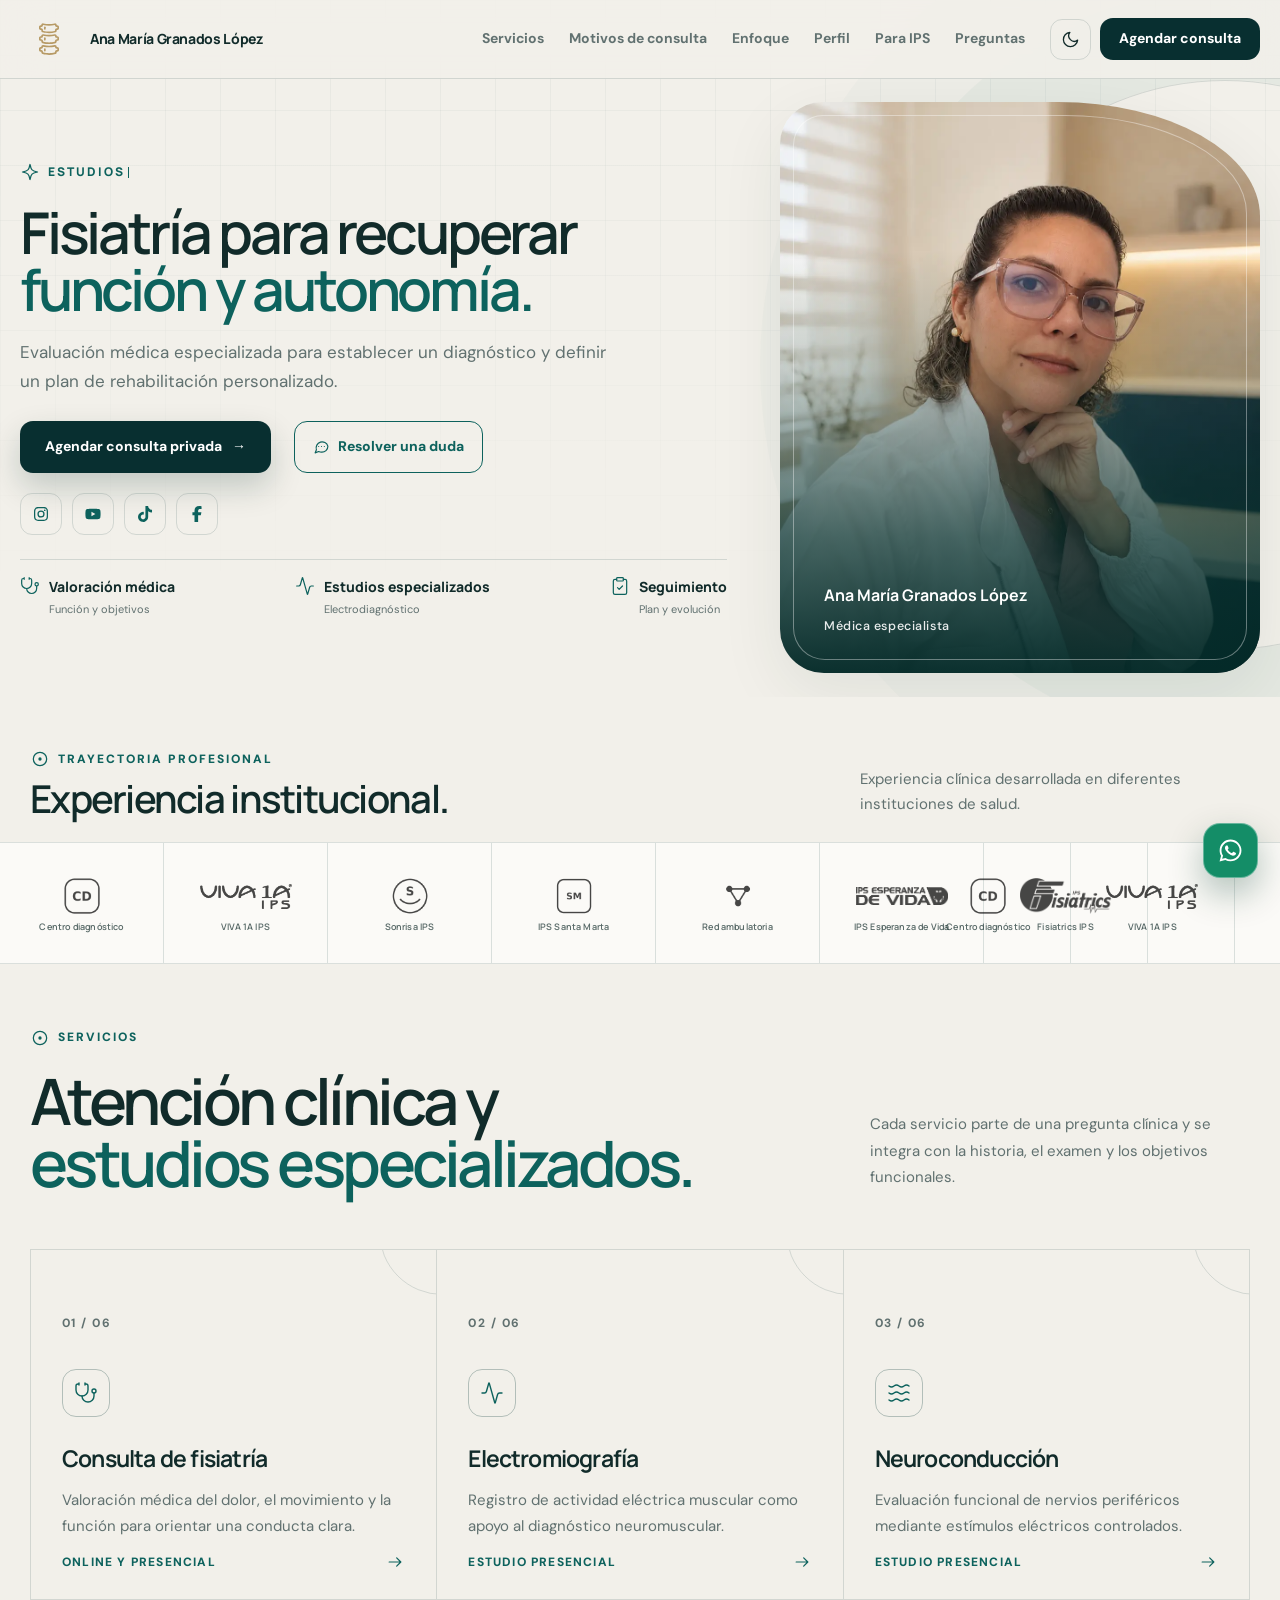
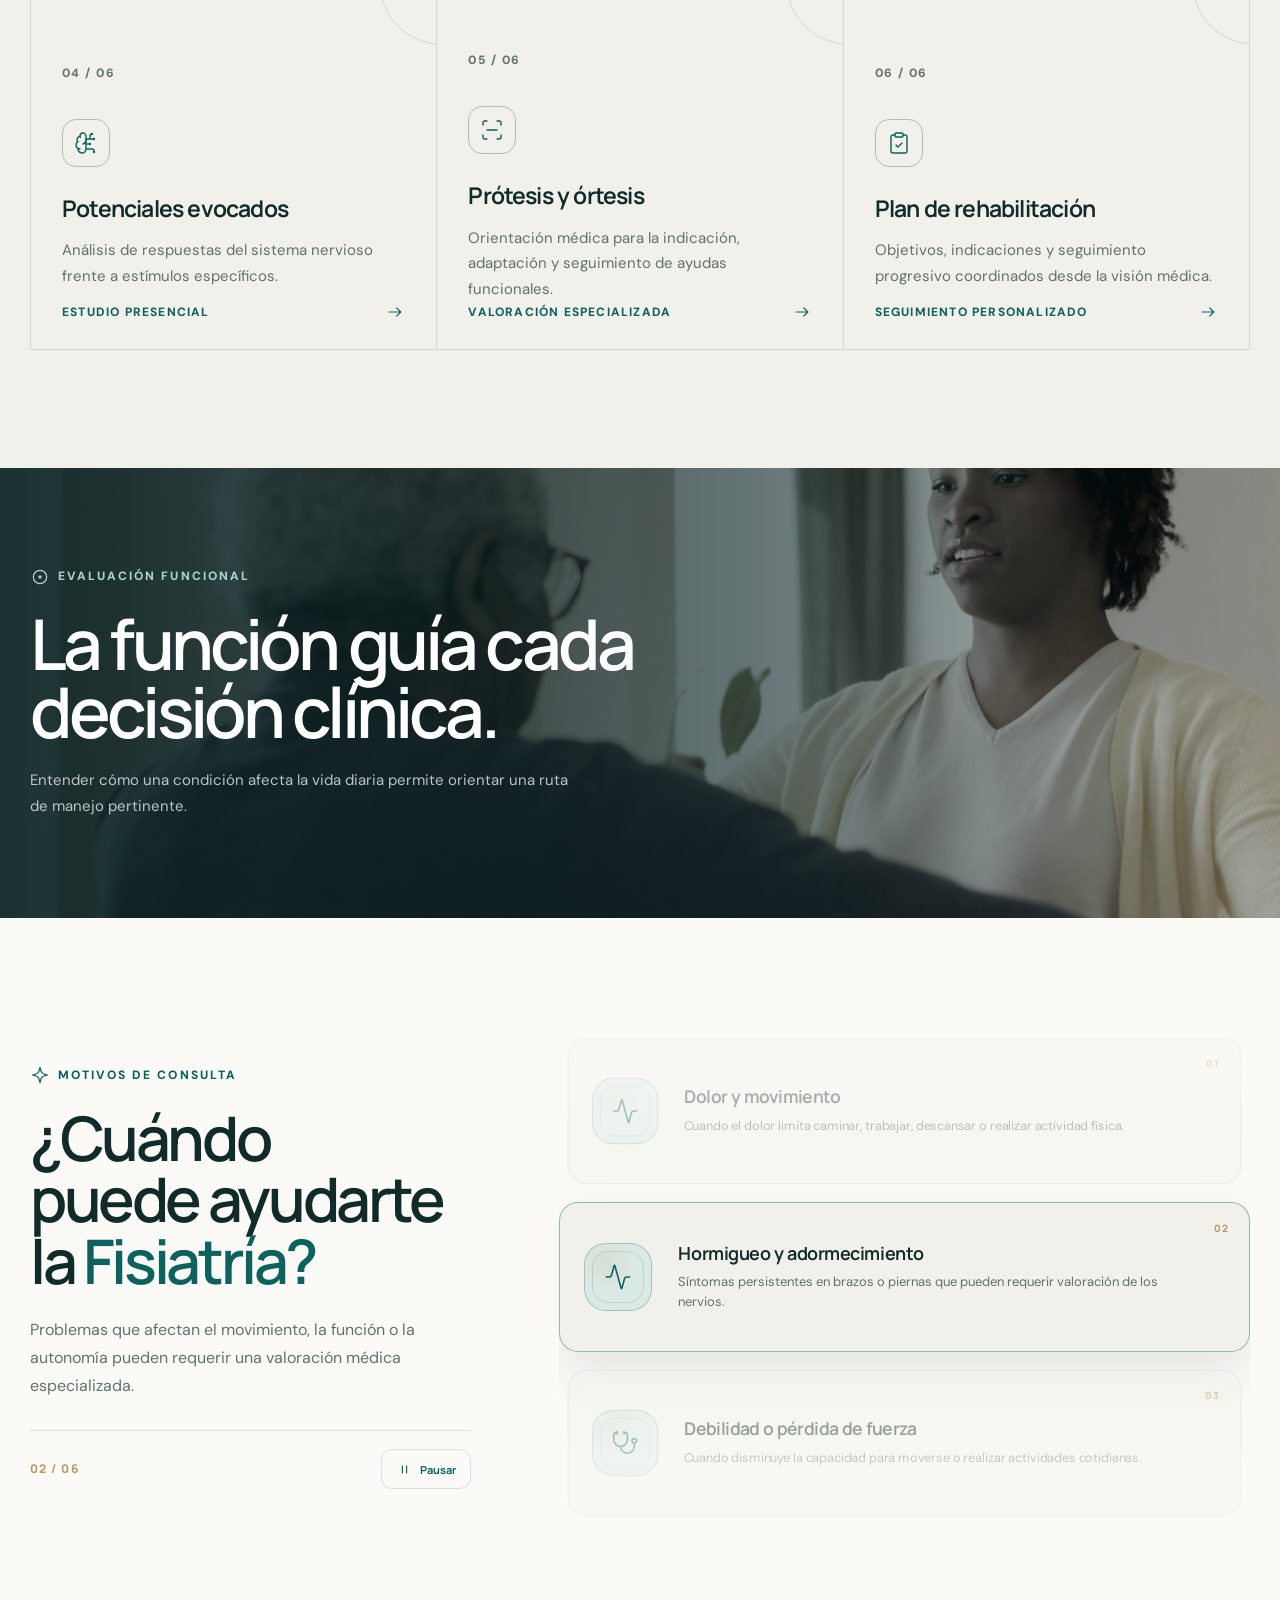
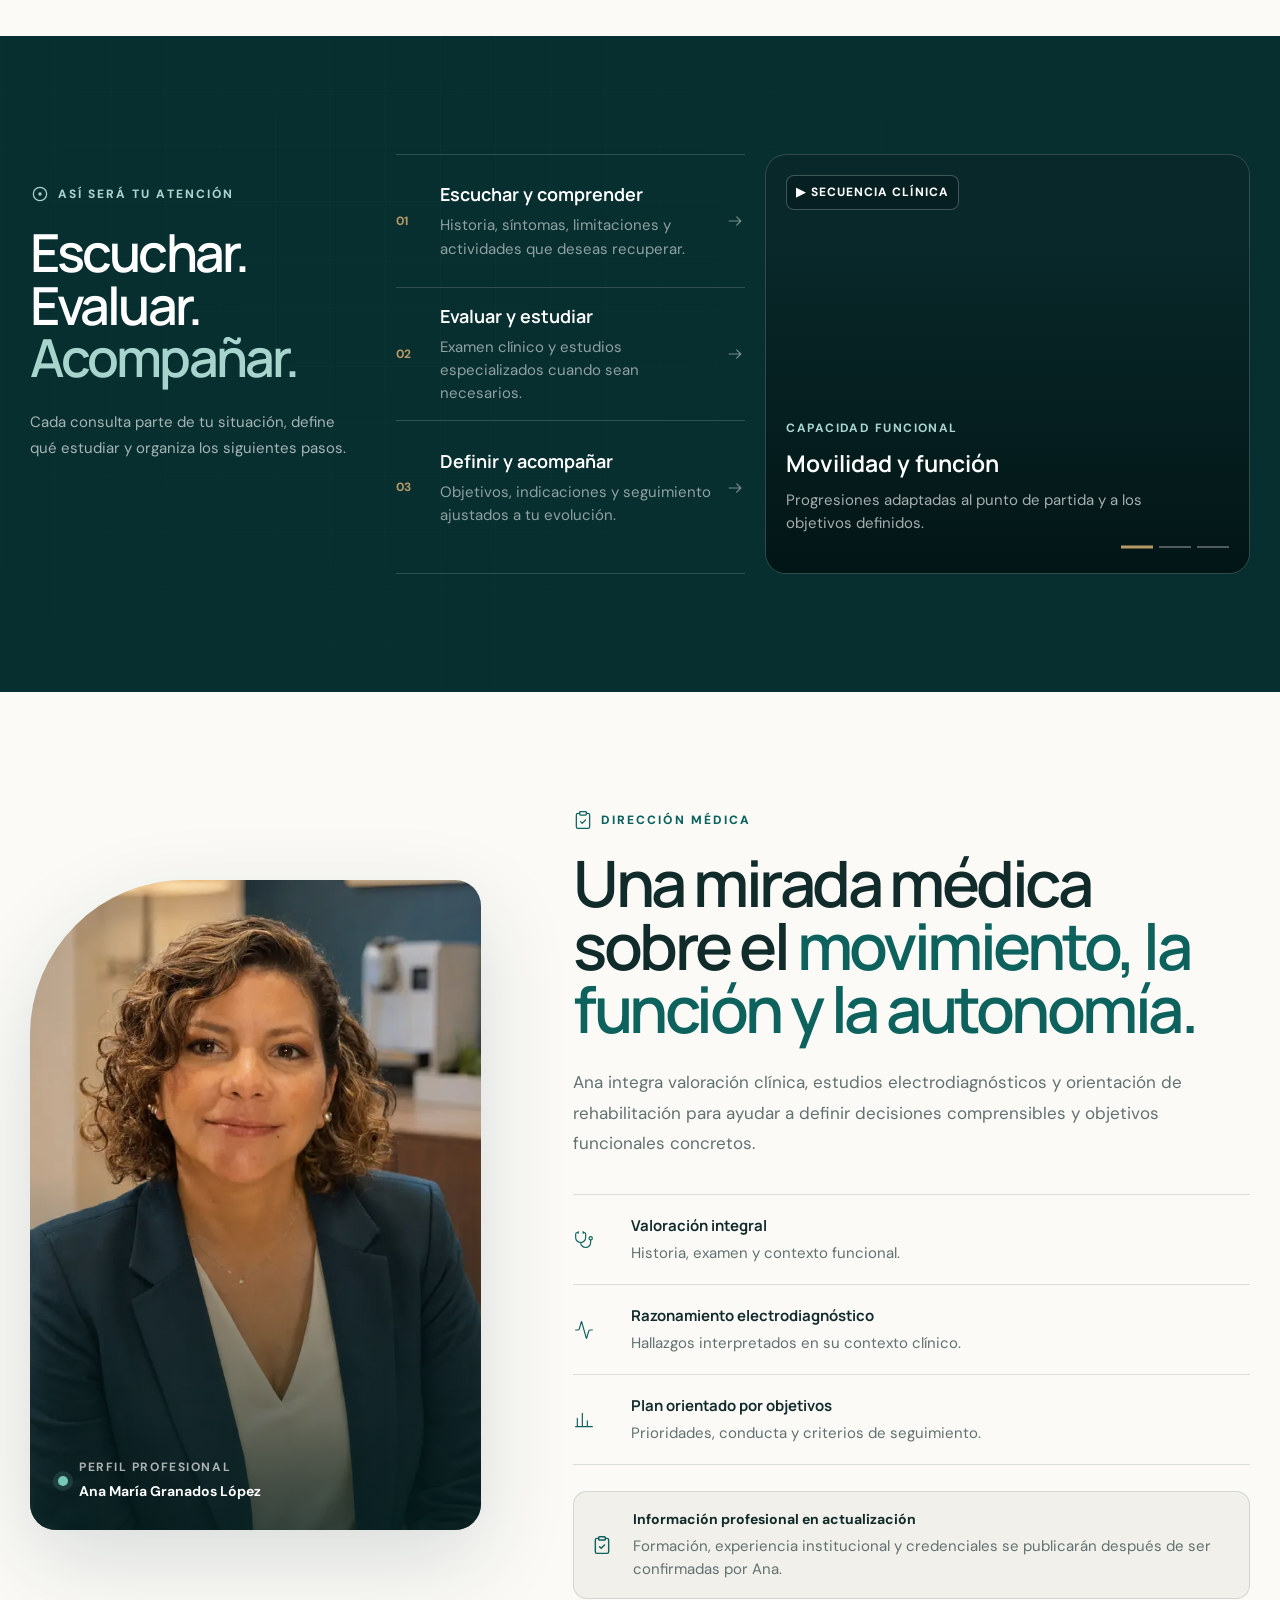
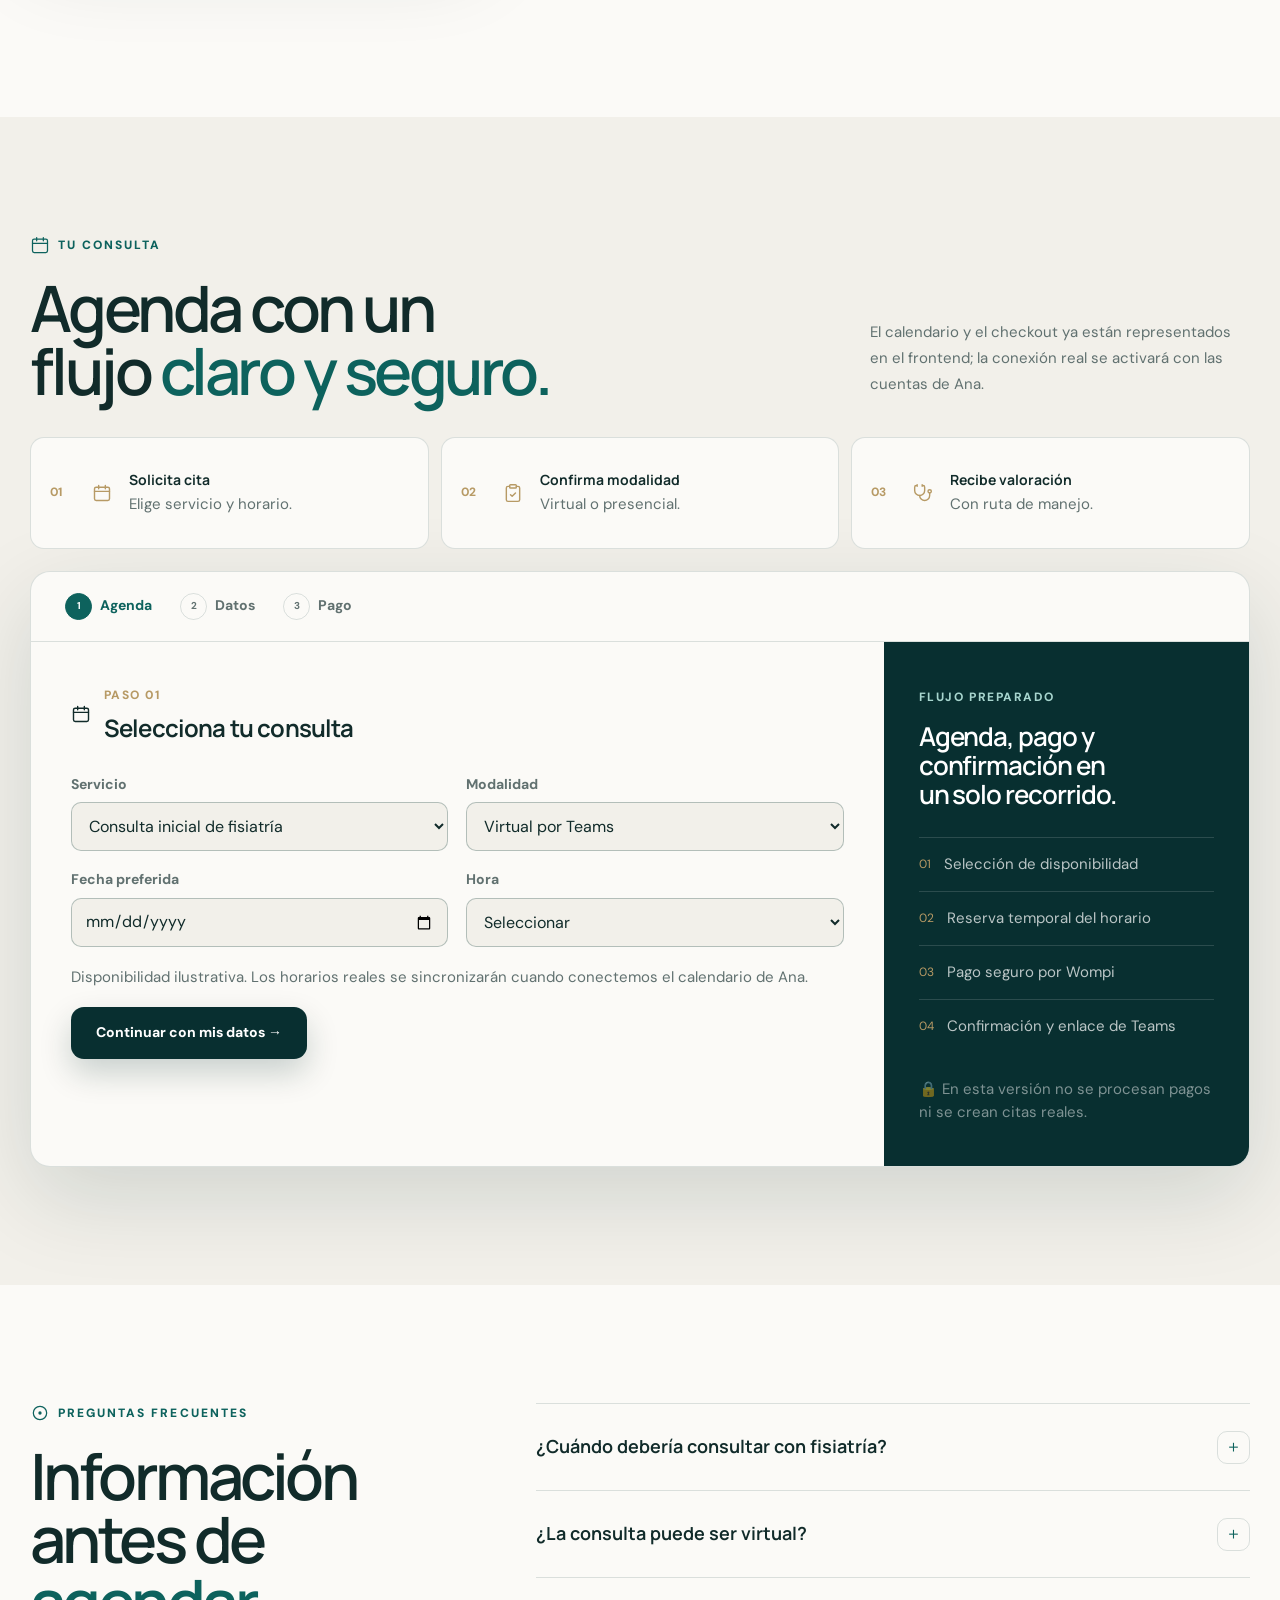
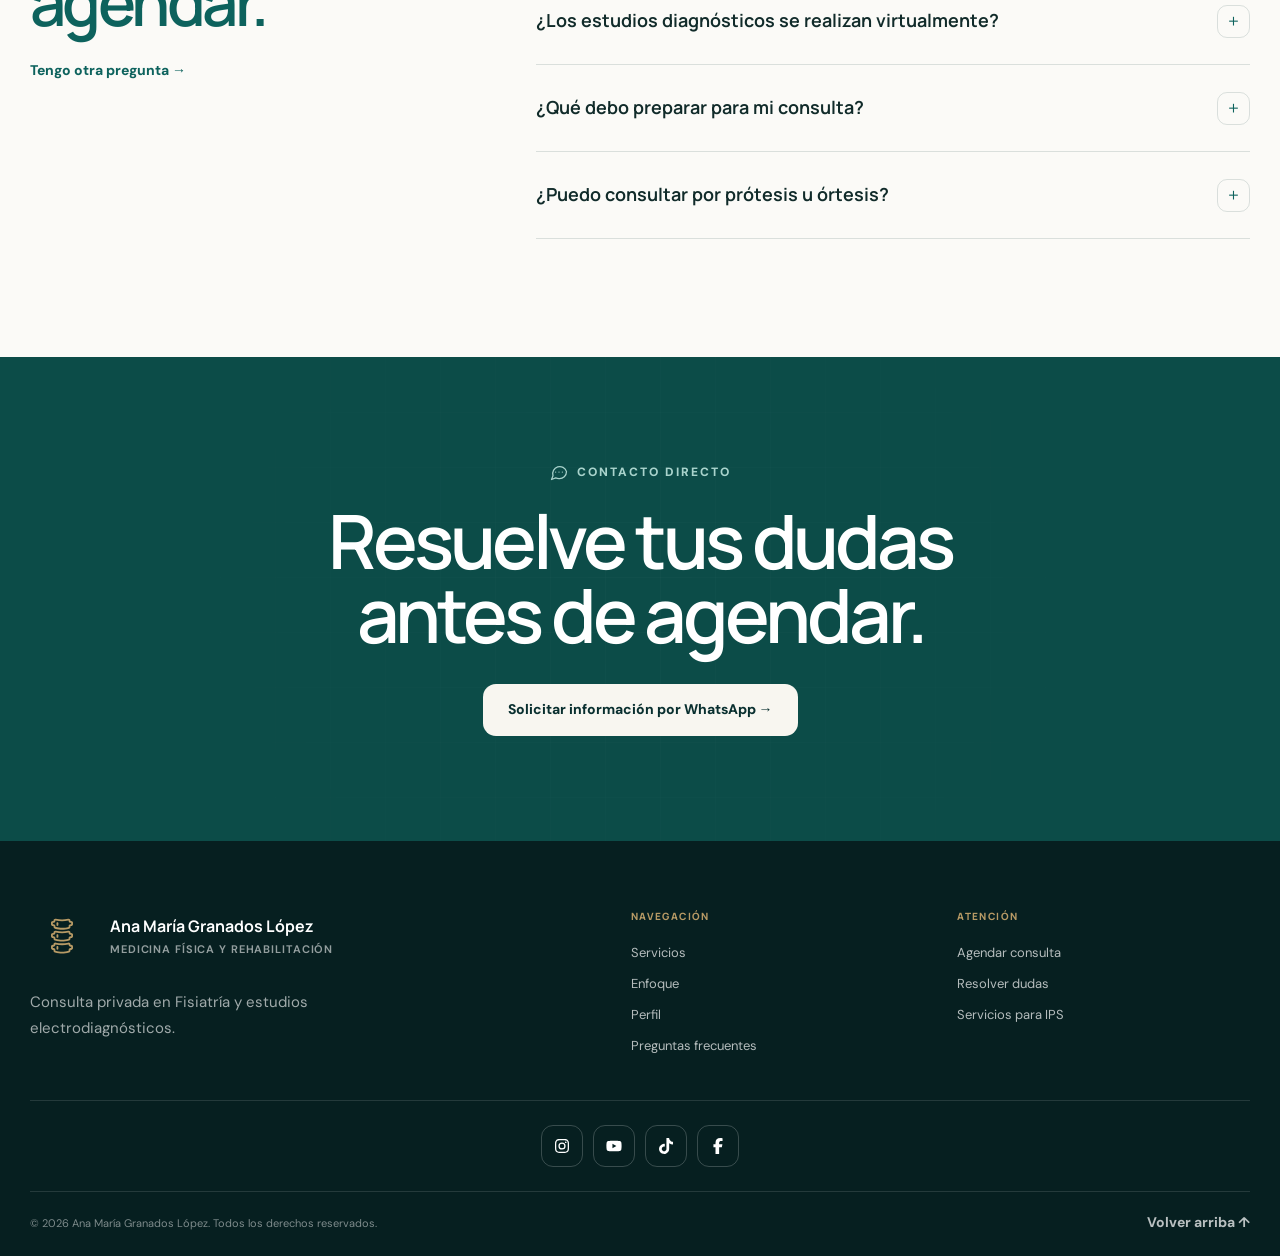
<file: index.html>
<!doctype html>
<html lang="es">
<head>
  <meta charset="utf-8">
  <meta name="viewport" content="width=device-width,initial-scale=1">
  <meta name="description" content="Consulta privada de fisiatría, electromiografía, neuroconducción, potenciales evocados, rehabilitación y servicios para IPS.">
  <title>Dra. Ana María Granados López | Médica Fisiatra</title>
  <link rel="icon" href="assets/favicon.svg">
  <link rel="stylesheet" href="styles.css">
  <script src="app.js" defer></script>
</head>
<body data-page="home" data-asset-base="assets">
  <a class="skip-link" href="#contenido">Saltar al contenido</a>
  <div class="scroll-progress" aria-hidden="true"></div>

  <header class="site-header">
    <div class="nav-shell">
      <a class="brand" href="#inicio" aria-label="Inicio">
        <span class="brand-mark" aria-hidden="true"><img src="assets/spine-mark.svg" alt=""></span>
        <span class="brand-copy"><strong><span class="brand-name-desktop">Ana María Granados López</span><span class="brand-name-mobile">Ana Granados</span></strong></span>
      </a>
      <nav class="nav-links" aria-label="Navegación principal">
        <a href="#servicios">Servicios</a>
        <a href="#motivos">Motivos de consulta</a>
        <a href="#enfoque">Enfoque</a>
        <a href="#perfil">Perfil</a>
        <button type="button" data-open-ips>Para IPS</button>
        <a href="#preguntas">Preguntas</a>
      </nav>
      <div class="nav-actions">
        <button class="icon-button" type="button" data-theme-toggle aria-label="Activar modo oscuro"><span class="icon-glyph">☾</span></button>
        <a class="button button-small nav-appointment" href="#agendar">Agendar consulta</a>
        <button class="menu-button" type="button" aria-expanded="false" aria-label="Abrir menú"><span class="icon-glyph">☰</span></button>
      </div>
    </div>
  </header>

  <main id="contenido">
    <section class="hero" id="inicio">
      <div class="hero-grid-pattern"></div><div class="hero-orb hero-orb-one"></div>
      <div class="section-shell hero-grid">
        <div class="hero-copy reveal">
          <p class="eyebrow hero-dynamic-eyebrow" aria-label="Consulta privada y servicios especializados"><span class="icon-glyph">✦</span><span class="hero-eyebrow-type-slot"><span class="hero-eyebrow-typewriter" data-typewriter>Consulta privada<i></i></span></span></p>
          <h1>Fisiatría para recuperar <span>función y autonomía.</span></h1>
          <p class="hero-intro">Evaluación médica especializada para establecer un diagnóstico y definir un plan de rehabilitación personalizado.</p>
          <div class="hero-actions">
            <a class="button button-primary" href="#agendar">Agendar consulta privada <span aria-hidden="true">→</span></a>
            <a class="text-link hero-question-link" href="https://wa.me/573008479097?text=Hola%20Dra.%20Ana%20Mar%C3%ADa%2C%20quisiera%20informaci%C3%B3n%20sobre%20sus%20servicios." target="_blank" rel="noreferrer"><span class="icon-glyph" data-icon="message-circle" aria-hidden="true"></span> Resolver una duda</a>
          </div>
          <div class="brand-socials hero-socials" aria-label="Canales de Ana">
            <a href="#inicio" title="Instagram — próximamente" aria-label="Instagram, enlace próximamente"><span class="icon-glyph social-icon" data-icon="instagram"></span></a>
            <a href="#inicio" title="YouTube — próximamente" aria-label="YouTube, enlace próximamente"><span class="icon-glyph social-icon" data-icon="youtube"></span></a>
            <a href="#inicio" title="TikTok — próximamente" aria-label="TikTok, enlace próximamente"><span class="icon-glyph social-icon" data-icon="tiktok"></span></a>
            <a href="#inicio" title="Facebook — próximamente" aria-label="Facebook, enlace próximamente"><span class="icon-glyph social-icon" data-icon="facebook"></span></a>
          </div>
          <div class="trust-row trust-row-copy">
            <div><span class="icon-glyph">✚</span><p><strong>Valoración médica</strong><small>Función y objetivos</small></p></div>
            <div><span class="icon-glyph">⌁</span><p><strong>Estudios especializados</strong><small>Electrodiagnóstico</small></p></div>
            <div><span class="icon-glyph">✓</span><p><strong>Seguimiento</strong><small>Plan y evolución</small></p></div>
          </div>
        </div>
        <div class="portrait-wrap reveal">
          <div class="portrait-frame">
            <div class="portrait-photo"><img src="assets/ana-maria-portrait-premium.webp" alt="Dra. Ana María Granados López"></div>
            <div class="portrait-gradient"></div>
            <div class="portrait-caption"><p><span class="portrait-name"><strong>Ana María Granados López</strong></span><span class="portrait-specialty">Médica especialista</span></p></div>
          </div>
        </div>
        <div class="trust-row trust-row-after-portrait">
          <div><span class="icon-glyph">✚</span><p><strong>Valoración médica</strong><small>Función y objetivos</small></p></div>
          <div><span class="icon-glyph">⌁</span><p><strong>Estudios especializados</strong><small>Electrodiagnóstico</small></p></div>
          <div><span class="icon-glyph">✓</span><p><strong>Seguimiento</strong><small>Plan y evolución</small></p></div>
        </div>
      </div>
    </section>

    <section class="institution-section" aria-label="Experiencia institucional">
      <div class="section-shell institution-heading">
        <div><p class="eyebrow"><span class="icon-glyph">◉</span> Trayectoria profesional</p><h2>Experiencia institucional.</h2></div>
        <p>Experiencia clínica desarrollada en diferentes instituciones de salud.</p>
      </div>
      <div class="institution-marquee"><div class="marquee-window"><div class="marquee-track" data-institutions></div></div></div>
    </section>

    <section class="section services-section" id="servicios">
      <div class="section-shell">
        <div class="section-heading reveal"><div><p class="eyebrow"><span class="icon-glyph">◉</span> Servicios</p><h2>Atención clínica y <span>estudios especializados.</span></h2></div><p>Cada servicio parte de una pregunta clínica y se integra con la historia, el examen y los objetivos funcionales.</p></div>
        <div class="services-grid" data-services></div>
      </div>
    </section>

    <section class="compact-parallax">
      <div class="compact-parallax-media"><img src="assets/media/rehabilitacion-funcional.jpg" alt="Acompañamiento durante una actividad de rehabilitación"></div>
      <div class="compact-parallax-shade"></div>
      <div class="section-shell compact-parallax-copy reveal"><p class="eyebrow eyebrow-light"><span class="icon-glyph">◉</span> Evaluación funcional</p><h2>La función guía cada decisión clínica.</h2><p>Entender cómo una condición afecta la vida diaria permite orientar una ruta de manejo pertinente.</p></div>
    </section>

    <section class="section reasons-section" id="motivos" aria-labelledby="reasons-title">
      <div class="section-shell reasons-layout">
        <div class="reasons-copy reveal">
          <p class="eyebrow"><span class="icon-glyph">✦</span> Motivos de consulta</p>
          <h2 id="reasons-title">¿Cuándo puede ayudarte la <span>Fisiatría?</span></h2>
          <p>Problemas que afectan el movimiento, la función o la autonomía pueden requerir una valoración médica especializada.</p>
          <div class="reasons-status" aria-live="polite"><span data-reason-count>01 / 06</span><div><button class="reasons-pause" type="button" data-reasons-pause aria-label="Pausar carrusel" aria-pressed="false"><span class="icon-glyph">Ⅱ</span><span>Pausar</span></button></div></div>
        </div>
        <div class="reasons-carousel reveal"><div class="reasons-viewport" data-reasons-viewport><div class="reasons-track is-animated" data-reasons-track></div></div></div>
      </div>
    </section>

    <section class="section approach-section" id="enfoque">
      <div class="approach-grid-pattern"></div>
      <div class="section-shell"><div class="approach-unified">
        <div class="approach-copy reveal"><p class="eyebrow eyebrow-light"><span class="icon-glyph">◉</span> Así será tu atención</p><h2>Escuchar.<br>Evaluar. <span>Acompañar.</span></h2><p>Cada consulta parte de tu situación, define qué estudiar y organiza los siguientes pasos.</p></div>
        <div class="approach-steps reveal">
          <article><span>01</span><div><h3>Escuchar y comprender</h3><p>Historia, síntomas, limitaciones y actividades que deseas recuperar.</p></div><span class="icon-glyph">→</span></article>
          <article><span>02</span><div><h3>Evaluar y estudiar</h3><p>Examen clínico y estudios especializados cuando sean necesarios.</p></div><span class="icon-glyph">→</span></article>
          <article><span>03</span><div><h3>Definir y acompañar</h3><p>Objetivos, indicaciones y seguimiento ajustados a tu evolución.</p></div><span class="icon-glyph">→</span></article>
        </div>
        <div class="rotating-video reveal" data-approach>
          <div class="rotating-video-media"><video muted playsinline preload="metadata"></video></div>
          <div class="rotating-video-shade"></div>
          <div class="rotating-video-content"><span>▶ Secuencia clínica</span><div><small data-approach-label></small><h3 data-approach-title></h3><p data-approach-text></p></div></div>
          <div class="video-pagination" data-approach-pagination></div>
        </div>
      </div></div>
    </section>

    <section class="section about-section" id="perfil">
      <div class="section-shell about-grid">
        <div class="about-portrait reveal"><img src="assets/ana-maria-corporate-v2.webp" alt="Ana María Granados López, médica fisiatra"><div class="about-status"><span></span><p><small>Perfil profesional</small><strong>Ana María Granados López</strong></p></div></div>
        <div class="about-content reveal">
          <p class="eyebrow"><span class="icon-glyph">✓</span> Dirección médica</p>
          <h2>Una mirada médica sobre el <span>movimiento, la función y la autonomía.</span></h2>
          <p class="about-lead">Ana integra valoración clínica, estudios electrodiagnósticos y orientación de rehabilitación para ayudar a definir decisiones comprensibles y objetivos funcionales concretos.</p>
          <div class="about-pillars">
            <div><span class="icon-glyph">✚</span><p><strong>Valoración integral</strong><small>Historia, examen y contexto funcional.</small></p></div>
            <div><span class="icon-glyph">⌁</span><p><strong>Razonamiento electrodiagnóstico</strong><small>Hallazgos interpretados en su contexto clínico.</small></p></div>
            <div><span class="icon-glyph">▥</span><p><strong>Plan orientado por objetivos</strong><small>Prioridades, conducta y criterios de seguimiento.</small></p></div>
          </div>
          <div class="credentials-note"><span class="icon-glyph">✓</span><p><strong>Información profesional en actualización</strong><small>Formación, experiencia institucional y credenciales se publicarán después de ser confirmadas por Ana.</small></p></div>
        </div>
      </div>
    </section>

    <section class="section consultation-section" id="agendar">
      <div class="section-shell">
        <div class="section-heading consultation-heading reveal"><div><p class="eyebrow"><span class="icon-glyph">□</span> Tu consulta</p><h2>Agenda con un flujo <span>claro y seguro.</span></h2></div><p>El calendario y el checkout ya están representados en el frontend; la conexión real se activará con las cuentas de Ana.</p></div>
        <div class="journey-mini">
          <article><span>01</span><span class="icon-glyph">□</span><p><strong>Solicita cita</strong><small>Elige servicio y horario.</small></p></article>
          <article><span>02</span><span class="icon-glyph">✓</span><p><strong>Confirma modalidad</strong><small>Virtual o presencial.</small></p></article>
          <article><span>03</span><span class="icon-glyph">✚</span><p><strong>Recibe valoración</strong><small>Con ruta de manejo.</small></p></article>
        </div>
        <div class="booking-workspace" data-booking>
          <div class="booking-progress" aria-label="Paso 1 de 3"><span class="is-active"><b>1</b>Agenda</span><span><b>2</b>Datos</span><span><b>3</b>Pago</span></div>
          <div class="booking-panel">
            <form class="booking-form" data-booking-step="1">
              <div class="form-intro"><span class="icon-glyph">□</span><div><small>Paso 01</small><h3>Selecciona tu consulta</h3></div></div>
              <div class="form-grid">
                <label><span>Servicio</span><select name="service"><option>Consulta inicial de fisiatría</option><option>Consulta de seguimiento</option><option>Orientación en prótesis u órtesis</option></select></label>
                <label><span>Modalidad</span><select name="modality"><option>Virtual por Teams</option><option>Presencial</option></select></label>
                <label><span>Fecha preferida</span><input name="date" type="date" required></label>
                <label><span>Hora</span><select name="time" required><option value="">Seleccionar</option><option>08:00</option><option>09:30</option><option>11:00</option><option>14:00</option><option>15:30</option><option>17:00</option></select></label>
              </div>
              <p class="booking-helper">Disponibilidad ilustrativa. Los horarios reales se sincronizarán cuando conectemos el calendario de Ana.</p>
              <button class="button button-primary" type="submit">Continuar con mis datos →</button>
            </form>
            <form class="booking-form" data-booking-step="2" hidden>
              <button class="form-back" type="button" data-booking-back>← Volver</button>
              <div class="form-intro"><span class="icon-glyph">◯</span><div><small>Paso 02</small><h3>Datos para confirmar</h3></div></div>
              <div class="form-grid">
                <label><span>Nombre completo</span><input name="name" type="text" required autocomplete="name"></label>
                <label><span>Correo electrónico</span><input name="email" type="email" required autocomplete="email"></label>
                <label class="form-span"><span>Teléfono</span><input name="phone" type="tel" required autocomplete="tel"></label>
              </div>
              <label class="consent-check"><input type="checkbox" required><span>Acepto ser contactado para gestionar esta solicitud. No enviaré información clínica sensible en este formulario.</span></label>
              <button class="button button-primary" type="submit">Revisar y preparar pago →</button>
            </form>
            <div class="booking-form" data-booking-step="3" hidden>
              <button class="form-back" type="button" data-booking-back>← Volver</button>
              <div class="form-intro"><span class="icon-glyph">▣</span><div><small>Paso 03</small><h3>Revisa antes del pago</h3></div></div>
              <dl class="booking-summary" data-booking-summary></dl>
              <button class="button button-primary" type="button" data-open-payment>Continuar al checkout Wompi 🔒</button>
              <p class="booking-helper">🔒 La reserva definitiva se confirmará después de validar el pago mediante Wompi.</p>
            </div>
            <aside class="booking-side"><small>Flujo preparado</small><h3>Agenda, pago y confirmación en un solo recorrido.</h3><ol><li><span>01</span>Selección de disponibilidad</li><li><span>02</span>Reserva temporal del horario</li><li><span>03</span>Pago seguro por Wompi</li><li><span>04</span>Confirmación y enlace de Teams</li></ol><p>🔒 En esta versión no se procesan pagos ni se crean citas reales.</p></aside>
          </div>
        </div>
      </div>
    </section>

    <section class="section faq-section" id="preguntas"><div class="section-shell faq-grid">
      <div class="faq-heading reveal"><p class="eyebrow"><span class="icon-glyph">◉</span> Preguntas frecuentes</p><h2>Información antes de <span>agendar.</span></h2><a class="text-link" href="https://wa.me/573008479097?text=Hola%20Dra.%20Ana%20Mar%C3%ADa%2C%20quisiera%20informaci%C3%B3n%20sobre%20sus%20servicios." target="_blank" rel="noreferrer">Tengo otra pregunta →</a></div>
      <div class="accordion">
        <details class="reveal"><summary>¿Cuándo debería consultar con fisiatría?<i>+</i></summary><p>Cuando el dolor, una lesión, una condición neurológica o una limitación física afectan el movimiento, la autonomía o la calidad de vida.</p></details>
        <details class="reveal"><summary>¿La consulta puede ser virtual?<i>+</i></summary><p>Sí. Algunos motivos de consulta y seguimientos pueden atenderse por videollamada. Antes de confirmar se valida si la modalidad virtual es apropiada.</p></details>
        <details class="reveal"><summary>¿Los estudios diagnósticos se realizan virtualmente?<i>+</i></summary><p>No. Electromiografía, neuroconducción y potenciales evocados requieren atención presencial y equipos especializados.</p></details>
        <details class="reveal"><summary>¿Qué debo preparar para mi consulta?<i>+</i></summary><p>Ten disponibles estudios previos, fórmulas, lista de medicamentos y un resumen de los síntomas. La información sensible se solicitará por canales seguros.</p></details>
        <details class="reveal"><summary>¿Puedo consultar por prótesis u órtesis?<i>+</i></summary><p>Sí. La valoración busca orientar su indicación y adaptación funcional según las necesidades individuales.</p></details>
      </div>
    </div></section>

    <section class="final-cta"><div class="final-grid"></div><div class="section-shell final-cta-inner reveal"><p class="eyebrow eyebrow-light"><span class="icon-glyph" data-icon="message-circle" aria-hidden="true"></span> Contacto directo</p><h2>Resuelve tus dudas antes de agendar.</h2><a class="button button-light" href="https://wa.me/573008479097?text=Hola%20Dra.%20Ana%20Mar%C3%ADa%2C%20quisiera%20informaci%C3%B3n%20sobre%20sus%20servicios." target="_blank" rel="noreferrer">Solicitar información por WhatsApp →</a></div></section>
  </main>

  <footer class="site-footer">
    <div class="section-shell footer-main">
      <div class="footer-identity"><a class="footer-brand" href="#inicio"><span class="footer-brand-mark"><img src="assets/spine-mark.svg" alt=""></span><span class="footer-brand-copy"><strong>Ana María Granados López</strong><small>Medicina Física y Rehabilitación</small></span></a><p>Consulta privada en Fisiatría y estudios electrodiagnósticos.</p></div>
      <nav class="footer-column" aria-label="Navegación del pie de página"><p class="footer-heading">Navegación</p><a href="#servicios">Servicios</a><a href="#enfoque">Enfoque</a><a href="#perfil">Perfil</a><a href="#preguntas">Preguntas frecuentes</a></nav>
      <div class="footer-column footer-contact"><p class="footer-heading">Atención</p><a href="#agendar">Agendar consulta</a><a href="https://wa.me/573008479097?text=Hola%20Dra.%20Ana%20Mar%C3%ADa%2C%20quisiera%20informaci%C3%B3n%20sobre%20sus%20servicios." target="_blank" rel="noreferrer">Resolver dudas</a><button type="button" data-open-ips>Servicios para IPS</button></div>
    </div>
    <div class="section-shell footer-social-row"><div class="brand-socials brand-socials-light footer-socials" aria-label="Canales de Ana"><a href="#inicio" aria-label="Instagram, enlace próximamente"><span class="icon-glyph social-icon" data-icon="instagram"></span></a><a href="#inicio" aria-label="YouTube, enlace próximamente"><span class="icon-glyph social-icon" data-icon="youtube"></span></a><a href="#inicio" aria-label="TikTok, enlace próximamente"><span class="icon-glyph social-icon" data-icon="tiktok"></span></a><a href="#inicio" aria-label="Facebook, enlace próximamente"><span class="icon-glyph social-icon" data-icon="facebook"></span></a></div></div>
    <div class="section-shell footer-bottom"><p>© 2026 Ana María Granados López. Todos los derechos reservados.</p><a class="footer-back" href="#inicio">Volver arriba ↑</a></div>
  </footer>

  <a class="whatsapp-float" href="https://wa.me/573008479097?text=Hola%20Dra.%20Ana%20Mar%C3%ADa%2C%20quisiera%20informaci%C3%B3n%20sobre%20sus%20servicios." target="_blank" rel="noreferrer" aria-label="Solicitar información por WhatsApp"><span class="icon-glyph" data-icon="whatsapp"></span></a>

  <div class="payment-demo-layer" data-payment-modal hidden>
    <button class="payment-demo-backdrop" type="button" data-close-payment aria-label="Cerrar demostración"></button>
    <div class="payment-demo" role="dialog" aria-modal="true" aria-labelledby="payment-title"><div class="demo-logo">W</div><small>Checkout de demostración</small><h3 id="payment-title">La conexión con Wompi está preparada.</h3><p>Cuando Ana confirme la tarifa y tengamos las credenciales comerciales, este paso generará una referencia única, enviará al checkout y confirmará el pago antes de liberar la cita.</p><div class="demo-notice">🔒 No se realizará ningún cobro en esta versión.</div><button class="button button-primary" type="button" data-close-payment>Entendido</button></div>
  </div>

  <div class="drawer-layer" data-service-layer hidden>
    <button class="drawer-backdrop" type="button" data-close-service aria-label="Cerrar información del servicio"></button>
    <aside class="service-drawer" data-service-drawer role="dialog" aria-modal="true" aria-labelledby="service-title">
      <div class="drawer-media"><img data-drawer-image alt=""><div class="drawer-media-gradient"></div><span data-drawer-number></span></div>
      <div class="drawer-content"><button class="drawer-close" type="button" data-close-service aria-label="Cerrar">×</button><div class="drawer-icon"><span class="icon-glyph" data-drawer-icon></span></div><p class="drawer-tag" data-drawer-tag></p><h2 id="service-title" data-drawer-title></h2><p class="drawer-lead" data-drawer-lead></p><div class="drawer-block"><h3>Qué aporta a la valoración</h3><ul data-drawer-list></ul></div><div class="drawer-facts"><div><span>Modalidad</span><p data-drawer-modality></p></div><div><span>Preparación</span><p data-drawer-preparation></p></div></div><a class="button button-light drawer-cta" href="https://wa.me/573008479097?text=Hola%20Dra.%20Ana%20Mar%C3%ADa%2C%20quisiera%20informaci%C3%B3n%20sobre%20sus%20servicios." target="_blank" rel="noreferrer">Consultar disponibilidad →</a></div>
    </aside>
  </div>

  <div class="ips-modal-layer" data-ips-layer hidden>
    <button class="ips-modal-backdrop" type="button" data-close-ips aria-label="Cerrar propuesta para IPS"></button>
    <aside class="ips-modal" role="dialog" aria-modal="true" aria-labelledby="ips-title">
      <button class="ips-close" type="button" data-close-ips aria-label="Cerrar">×</button>
      <div class="ips-media-reel" data-ips-reel><div class="ips-media-slide" data-ips-media></div><div class="ips-media-shade"></div><div class="ips-media-label"><span data-ips-number>01</span><p data-ips-label>Dirección médica</p></div><div class="ips-media-progress" data-ips-progress></div></div>
      <div class="ips-modal-content"><p class="ips-kicker">✓ Servicios corporativos</p><h2 id="ips-title">Modelos flexibles para ampliar la capacidad de una IPS.</h2><p class="ips-intro">La propuesta combina atención especializada, modalidades de operación, seguimiento e indicadores definidos con cada institución.</p><div class="ips-models"><article><div class="ips-model-heading"><span>01</span><span class="icon-glyph">▣</span><h3>Contratación profesional directa</h3></div><p>Ana presta servicios como contratista independiente bajo alcance, agenda, sedes y tarifas acordadas con la IPS.</p><ul><li>✓ Consulta especializada en fisiatría</li><li>✓ Electromiografía, neuroconducción y potenciales</li><li>✓ Reportes y entregables definidos por contrato</li></ul></article><article><div class="ips-model-heading"><span>02</span><span class="icon-glyph">✚</span><h3>Servicio integral dirigido</h3></div><p>Ana lidera la dirección clínica y articula fisioterapeutas para seguimiento remoto, continuidad y control operativo.</p><ul><li>✓ Prescripción y objetivos por fisiatría</li><li>✓ Seguimiento ejecutado por fisioterapia</li><li>✓ Indicadores de adherencia y evolución funcional</li></ul></article></div><div class="ips-operation-modes"><div><span class="icon-glyph">✓</span><p><strong>Si la IPS aporta su plataforma</strong><small>Ana y el equipo operan con los accesos, flujos y gobierno de datos definidos por la institución.</small></p></div><div><span class="icon-glyph">▤</span><p><strong>Si Ana entrega la operación integral</strong><small>Puede habilitarse un entorno exclusivo por contrato, con administración para la IPS, datos separados y reglas de entrega o salida pactadas.</small></p></div></div><div class="ips-governance"><div><span class="icon-glyph">▤</span><p><strong>Información separada por contrato</strong><small>El entorno, los accesos, la custodia y la entrega de datos se definen con cada IPS.</small></p></div><div><span class="icon-glyph">▥</span><p><strong>Indicadores acordados</strong><small>Volumen, oportunidad, adherencia y seguimiento según el alcance contratado.</small></p></div><div><span class="icon-glyph">▶</span><p><strong>Continuidad asistencial</strong><small>Contenido, sesiones y controles coordinados por el equipo definido.</small></p></div></div><a class="button button-light ips-cta" href="alianzas-ips/index.html">Explorar alianza institucional ↗</a></div>
    </aside>
  </div>
</body>
</html>
</file>
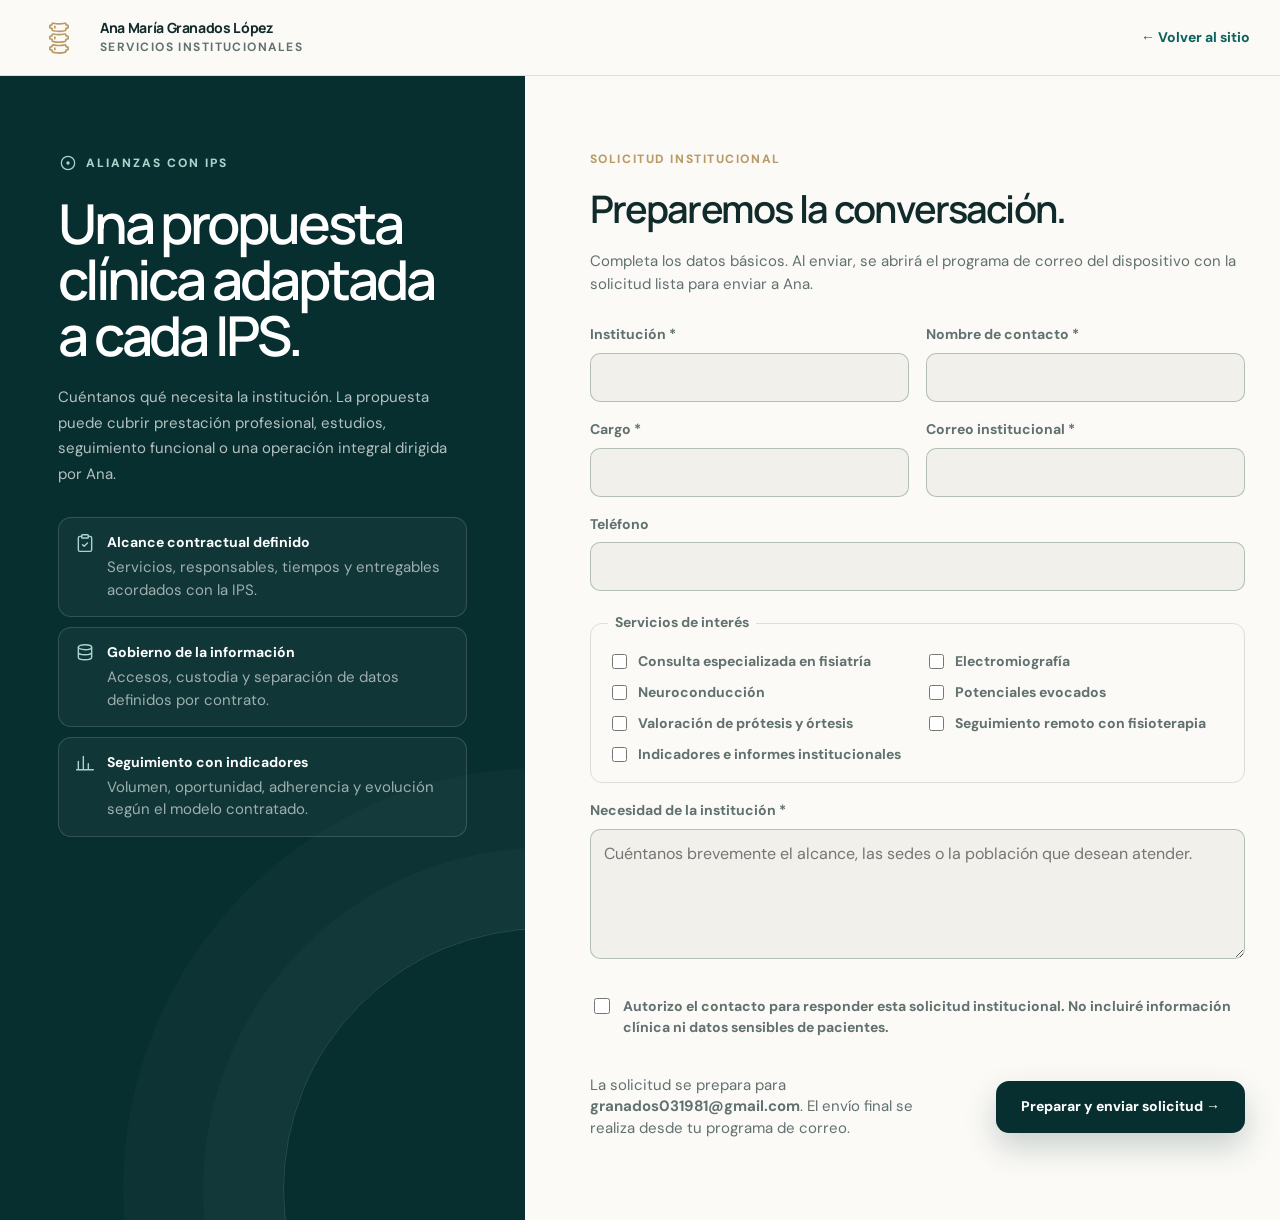
<file: alianzas-ips/index.html>
<!doctype html>
<html lang="es">
<head>
  <meta charset="utf-8">
  <meta name="viewport" content="width=device-width,initial-scale=1">
  <meta name="description" content="Propuesta de servicios clínicos y alianzas institucionales con IPS.">
  <title>Alianzas con IPS | Dra. Ana María Granados López</title>
  <link rel="icon" href="../assets/favicon.svg">
  <link rel="stylesheet" href="../styles.css">
  <script src="../app.js" defer></script>
</head>
<body class="alliances-page" data-page="alliances" data-asset-base="../assets">
  <a class="skip-link" href="#contenido">Saltar al contenido</a>
  <header class="alliances-header">
    <nav class="alliances-nav" aria-label="Navegación">
      <a class="brand" href="../index.html" aria-label="Volver al inicio">
        <span class="brand-mark" aria-hidden="true"><img src="../assets/spine-mark.svg" alt=""></span>
        <span class="brand-copy"><strong>Ana María Granados López</strong><small>Servicios institucionales</small></span>
      </a>
      <a class="alliances-back" href="../index.html">← Volver al sitio</a>
    </nav>
  </header>

  <main class="alliances-main" id="contenido">
    <section class="alliances-hero" aria-labelledby="alliances-title">
      <p class="eyebrow eyebrow-light"><span class="icon-glyph">◉</span> Alianzas con IPS</p>
      <h1 id="alliances-title">Una propuesta clínica adaptada a cada IPS.</h1>
      <p>Cuéntanos qué necesita la institución. La propuesta puede cubrir prestación profesional, estudios, seguimiento funcional o una operación integral dirigida por Ana.</p>
      <div class="alliance-points">
        <div><span class="icon-glyph" aria-hidden="true">✓</span><p><strong>Alcance contractual definido</strong><small>Servicios, responsables, tiempos y entregables acordados con la IPS.</small></p></div>
        <div><span class="icon-glyph" aria-hidden="true">▤</span><p><strong>Gobierno de la información</strong><small>Accesos, custodia y separación de datos definidos por contrato.</small></p></div>
        <div><span class="icon-glyph" aria-hidden="true">▥</span><p><strong>Seguimiento con indicadores</strong><small>Volumen, oportunidad, adherencia y evolución según el modelo contratado.</small></p></div>
      </div>
    </section>

    <section class="alliance-form-wrap" aria-labelledby="form-title">
      <small>Solicitud institucional</small>
      <h2 id="form-title">Preparemos la conversación.</h2>
      <p>Completa los datos básicos. Al enviar, se abrirá el programa de correo del dispositivo con la solicitud lista para enviar a Ana.</p>

      <form class="alliance-form" data-alliance-form>
        <label><span>Institución *</span><input name="institution" type="text" autocomplete="organization" required></label>
        <label><span>Nombre de contacto *</span><input name="contact" type="text" autocomplete="name" required></label>
        <label><span>Cargo *</span><input name="role" type="text" autocomplete="organization-title" required></label>
        <label><span>Correo institucional *</span><input name="email" type="email" autocomplete="email" required></label>
        <label class="full-field"><span>Teléfono</span><input name="phone" type="tel" autocomplete="tel"></label>

        <fieldset class="services-fieldset">
          <legend>Servicios de interés</legend>
          <div class="services-options">
            <label><input name="services" type="checkbox" value="Consulta especializada en fisiatría"><span>Consulta especializada en fisiatría</span></label>
            <label><input name="services" type="checkbox" value="Electromiografía"><span>Electromiografía</span></label>
            <label><input name="services" type="checkbox" value="Neuroconducción"><span>Neuroconducción</span></label>
            <label><input name="services" type="checkbox" value="Potenciales evocados"><span>Potenciales evocados</span></label>
            <label><input name="services" type="checkbox" value="Valoración de prótesis y órtesis"><span>Valoración de prótesis y órtesis</span></label>
            <label><input name="services" type="checkbox" value="Seguimiento remoto con fisioterapia"><span>Seguimiento remoto con fisioterapia</span></label>
            <label><input name="services" type="checkbox" value="Indicadores e informes institucionales"><span>Indicadores e informes institucionales</span></label>
          </div>
        </fieldset>

        <label class="full-field"><span>Necesidad de la institución *</span><textarea name="message" required placeholder="Cuéntanos brevemente el alcance, las sedes o la población que desean atender."></textarea></label>
        <label class="alliance-consent"><input type="checkbox" required><span>Autorizo el contacto para responder esta solicitud institucional. No incluiré información clínica ni datos sensibles de pacientes.</span></label>
        <div class="alliance-submit-row">
          <p>La solicitud se prepara para <strong>granados031981@gmail.com</strong>. El envío final se realiza desde tu programa de correo.</p>
          <button class="button button-primary" type="submit">Preparar y enviar solicitud →</button>
        </div>
        <div class="mail-success" data-alliance-success hidden>La solicitud está lista. Si tu programa de correo no se abrió, escribe directamente a granados031981@gmail.com.</div>
      </form>
    </section>
  </main>
</body>
</html>
</file>
<file: styles.css>
@font-face {
  font-family: "Manrope Variable";
  src: url("assets/fonts/manrope-latin-wght-normal.woff2") format("woff2");
  font-weight: 200 800;
  font-style: normal;
  font-display: swap;
}

@font-face {
  font-family: "DM Sans Variable";
  src: url("assets/fonts/dm-sans-latin-wght-normal.woff2") format("woff2");
  font-weight: 100 900;
  font-style: normal;
  font-display: swap;
}

:root {
  --canvas: #f2f0ea;
  --paper: #fbfaf7;
  --ink: #112b2a;
  --muted: #617170;
  --line: rgba(16, 61, 59, .14);
  --line-strong: rgba(16, 61, 59, .28);
  --teal: #0d625d;
  --teal-deep: #082f30;
  --teal-night: #061f20;
  --mint: #dbe9e5;
  --gold: #b79a65;
  --white: #fff;
  --shadow: 0 30px 90px rgba(8, 45, 43, .14);
  --radius: 22px;
}

html[data-theme="dark"] {
  --canvas: #0b1717;
  --paper: #102121;
  --ink: #edf3f0;
  --muted: #a4b3af;
  --line: rgba(220, 239, 232, .13);
  --line-strong: rgba(220, 239, 232, .27);
  --teal: #7bc2b8;
  --teal-deep: #082829;
  --mint: #1a3431;
  --shadow: 0 30px 90px rgba(0, 0, 0, .36);
}

* { box-sizing: border-box; }
html { scroll-behavior: smooth; scroll-padding-top: 82px; }
body { margin: 0; overflow-x: hidden; background: var(--canvas); color: var(--ink); font-family: "DM Sans Variable", Arial, sans-serif; font-size: 16px; line-height: 1.55; transition: background .3s, color .3s; }
button, input, textarea, select { font: inherit; }
button, a { -webkit-tap-highlight-color: transparent; }
button { color: inherit; }
a { color: inherit; text-decoration: none; }
img, video { display: block; max-width: 100%; }
h1, h2, h3, strong { text-wrap: balance; }
:focus-visible { outline: 3px solid var(--gold); outline-offset: 4px; }

.section-shell { width: min(1220px, calc(100% - 52px)); margin-inline: auto; }
.section { padding: 118px 0; }
.scroll-progress { position: fixed; inset: 0 0 auto; z-index: 300; height: 3px; background: var(--gold); transform-origin: left; }
.skip-link { position: fixed; top: -90px; left: 18px; z-index: 400; padding: 12px 18px; border-radius: 10px; background: var(--teal-deep); color: white; }
.skip-link:focus { top: 16px; }

.site-header { position: fixed; inset: 0 0 auto; z-index: 100; border-bottom: 1px solid var(--line); background: color-mix(in srgb, var(--canvas) 88%, transparent); backdrop-filter: blur(20px) saturate(1.15); }
.nav-shell { width: min(1320px, calc(100% - 40px)); min-height: 78px; margin: auto; display: flex; align-items: center; gap: 25px; }
.brand { min-width: max-content; display: flex; align-items: center; gap: 12px; }
.brand-mark { width: 58px; height: 50px; display: grid; place-items: center; overflow: hidden; color: var(--gold); }
.brand-mark img { width: 40px; height: 48px; object-fit: contain; }
.brand-copy { display: flex; flex-direction: column; line-height: 1.15; }
.brand-copy strong { font-family: "Manrope Variable", sans-serif; font-size: 13px; font-weight: 750; letter-spacing: -.025em; }
.brand-copy small { margin-top: 5px; color: var(--muted); font-size: 9px; font-weight: 680; letter-spacing: .12em; text-transform: uppercase; }
.brand-name-mobile { display: none; }
.nav-links { margin-left: auto; display: flex; align-items: center; gap: 25px; }
.nav-links a, .nav-links button { position: relative; padding: 28px 0; border: 0; background: transparent; color: var(--muted); font-size: 12px; font-weight: 680; cursor: pointer; }
.nav-links a::after, .nav-links button::after { content: ""; position: absolute; right: 0; bottom: 19px; left: 0; height: 1px; background: var(--teal); transform: scaleX(0); transform-origin: right; transition: transform .25s; }
.nav-links a:hover, .nav-links button:hover { color: var(--ink); }
.nav-links a:hover::after, .nav-links button:hover::after { transform: scaleX(1); transform-origin: left; }
.nav-actions { display: flex; align-items: center; gap: 9px; }
.icon-button, .menu-button { width: 41px; height: 41px; display: grid; place-items: center; border: 1px solid var(--line); border-radius: 12px; background: transparent; cursor: pointer; }
.icon-button:hover, .menu-button:hover { border-color: var(--line-strong); background: var(--paper); }
.icon-button svg, .menu-button svg { width: 18px; height: 18px; stroke-width: 1.65; }
.menu-button { display: none; }

.button { min-height: 52px; padding: 0 24px; display: inline-flex; align-items: center; justify-content: center; gap: 10px; border: 1px solid transparent; border-radius: 13px; font-size: 13px; font-weight: 770; cursor: pointer; transition: transform .25s, background .25s, border .25s, box-shadow .25s; }
.button:hover { transform: translateY(-2px); }
.button svg { width: 17px; height: 17px; stroke-width: 1.7; transition: transform .25s; }
.button:hover svg { transform: translateX(3px); }
.button-small { min-height: 42px; padding-inline: 18px; background: var(--teal-deep); color: white; }
.button-primary { background: var(--teal-deep); color: white; box-shadow: 0 14px 32px rgba(5, 43, 42, .2); }
.button-primary:hover, .button-small:hover { background: #155d59; }
.button-light { background: #f8f6f0; color: #092f2f; }
.button-outline { border-color: var(--line-strong); background: transparent; color: var(--ink); }
.text-link { display: inline-flex; align-items: center; gap: 8px; color: var(--teal); font-size: 13px; font-weight: 760; }
.text-link svg { width: 17px; height: 17px; stroke-width: 1.65; }
.eyebrow { margin: 0 0 22px; display: flex; align-items: center; gap: 8px; color: var(--teal); font-size: 10px; font-weight: 820; letter-spacing: .17em; text-transform: uppercase; }
.eyebrow svg { width: 13px; height: 13px; stroke-width: 1.5; }
.eyebrow-light { color: #a9d3cc; }

.hero { position: relative; min-height: 850px; padding: 148px 0 74px; overflow: hidden; }
.hero-grid-pattern, .approach-grid-pattern, .final-grid { position: absolute; inset: 0; opacity: .36; background-image: linear-gradient(var(--line) 1px, transparent 1px), linear-gradient(90deg, var(--line) 1px, transparent 1px); background-size: 55px 55px; mask-image: linear-gradient(to bottom, black, transparent 88%); pointer-events: none; }
.hero-orb { position: absolute; border: 1px solid var(--line); border-radius: 50%; }
.hero-orb-one { width: 570px; height: 570px; top: 80px; right: -230px; box-shadow: 0 0 0 90px color-mix(in srgb, var(--teal) 4%, transparent), 0 0 0 180px color-mix(in srgb, var(--teal) 2%, transparent); }
.hero-grid { position: relative; z-index: 2; display: grid; grid-template-columns: 1.06fr .94fr; align-items: center; gap: 78px; }
.hero-copy { padding-top: 5px; }
.hero h1, .section-heading h2, .about-content h2, .faq-heading h2, .compact-parallax-copy h2, .final-cta h2, .alliances-hero h1 { margin: 0; font-family: "Manrope Variable", sans-serif; font-weight: 590; letter-spacing: -.055em; line-height: .98; }
.hero h1 { max-width: 710px; font-size: clamp(54px, 6vw, 86px); }
.hero h1 span, .section-heading h2 span, .about-content h2 span, .faq-heading h2 span { color: var(--teal); }
.hero-intro { max-width: 590px; margin: 27px 0 0; color: var(--muted); font-size: 17px; line-height: 1.72; }
.hero-dynamic-eyebrow { min-height: 18px; }
.hero-eyebrow-type-slot { height: 1.45em; min-width: 0; display: block; overflow: hidden; }
.hero-eyebrow-typewriter { display: block; font-family: "Manrope Variable", sans-serif; white-space: nowrap; }
.hero-eyebrow-typewriter i { width: 1px; height: .95em; margin-left: 3px; display: inline-block; background: currentColor; vertical-align: -.12em; animation: type-cursor 1.05s steps(1) infinite; }
.technical-line { min-height: 34px; margin-top: 22px; display: flex; align-items: center; gap: 13px; }
.technical-line > span { padding: 6px 9px; border: 1px solid var(--line); border-radius: 7px; color: var(--muted); font-size: 10px; font-weight: 800; letter-spacing: .1em; text-transform: uppercase; }
.hero-actions { margin-top: 31px; display: flex; align-items: center; gap: 23px; }
.hero-question-link { min-height: 52px; padding: 0 18px; justify-content: center; border: 1px solid var(--teal); border-radius: 13px; transition: color .25s, background .25s, border-color .25s, box-shadow .25s, transform .25s; }
.hero-question-link:hover { border-color: #fff; background: #fff; color: #082f30; box-shadow: none; transform: translateY(-1px); }
.brand-socials { display: flex; align-items: center; gap: 10px; }
.brand-socials a { width: 42px; height: 42px; display: grid; place-items: center; border: 1px solid var(--line); border-radius: 12px; color: var(--teal); transition: transform .25s, border-color .25s, background .25s, color .25s; }
.brand-socials a:hover { transform: translateY(-3px); border-color: var(--teal); background: var(--teal); color: white; }
.brand-socials svg { width: 16px; height: 16px; }
.brand-socials-light a { border-color: rgba(255,255,255,.2); color: white; }
.hero-socials { margin-top: 18px; padding-top: 8px; width: 198px; justify-content: space-between; }
.trust-row { margin-top: 34px; padding-top: 22px; display: grid; grid-template-columns: repeat(3, max-content); justify-content: space-between; gap: 12px; border-top: 1px solid var(--line); }
.trust-row > div { min-width: 0; display: flex; align-items: flex-start; gap: 9px; }
.trust-row svg { width: 20px; height: 20px; flex: 0 0 auto; color: var(--teal); stroke-width: 1.45; }
.trust-row p { min-width: 0; margin: 0; display: flex; flex-direction: column; }
.trust-row strong { font-family: "Manrope Variable", sans-serif; font-size: clamp(12px, .87vw, 14px); font-weight: 760; white-space: nowrap; }
.trust-row small { margin-top: 4px; color: var(--muted); font-size: 11px; }
.trust-row-after-portrait { display: none; }
.portrait-wrap { position: relative; justify-self: end; width: min(100%, 540px); }
.portrait-frame { position: relative; aspect-ratio: .73; overflow: hidden; border: 0; border-radius: 42px 42% 44px 44px / 42px 20% 44px 44px; background: transparent; box-shadow: 0 20px 64px rgba(8,45,43,.08); }
html[data-theme="dark"] .portrait-frame { box-shadow: 0 20px 64px rgba(0,0,0,.2); }
.portrait-frame::before { content: ""; position: absolute; inset: 13px; z-index: 5; border: 1px solid rgba(255,255,255,.38); border-radius: 30px 40% 32px 32px / 30px 18% 32px 32px; background: transparent; pointer-events: none; }
.portrait-photo { position: absolute; inset: 0; transform: none; }
.portrait-photo img { object-fit: cover; object-position: 50% 30%; }
.portrait-gradient { position: absolute; inset: 26% 0 0; z-index: 2; background: linear-gradient(to top, rgba(3, 42, 40, .96) 0%, rgba(4, 50, 47, .7) 32%, rgba(5, 52, 49, .2) 72%, transparent 100%); }
html[data-theme="dark"] .portrait-gradient { background: linear-gradient(to top, rgba(11,23,23,.98) 0%, rgba(11,23,23,.76) 34%, rgba(11,23,23,.24) 72%, transparent 100%); }
.portrait-caption { position: absolute; right: 44px; bottom: 38px; left: 44px; z-index: 6; color: white; }
.portrait-caption p { width: 100%; min-width: 0; margin: 0; display: flex; flex-direction: column; overflow: hidden; }
.portrait-name { width: 100%; min-width: 0; display: flex; align-items: center; gap: 7px; overflow: hidden; }
.portrait-caption strong { min-width: 0; flex: 0 1 auto; font-family: "Manrope Variable", sans-serif; font-size: 16px; font-weight: 680; white-space: nowrap; }
.portrait-specialty { padding-top: 10px; color: rgba(255,255,255,.9); font-family: "DM Sans Variable", Arial, sans-serif; font-size: 12.5px; font-weight: 520; letter-spacing: .045em; line-height: 1.4; }
@keyframes type-cursor { 50% { opacity: 0; } }

.institution-section { margin-top: 38px; }
.institution-heading { margin-bottom: 22px; display: flex; align-items: flex-end; justify-content: space-between; gap: 40px; }
.institution-heading .eyebrow { margin-bottom: 10px; }
.institution-heading h2 { margin: 0; font-family: "Manrope Variable", sans-serif; font-size: clamp(30px, 3vw, 42px); font-weight: 590; letter-spacing: -.045em; line-height: 1.05; }
.institution-heading > p { max-width: 390px; margin: 0 0 3px; color: var(--muted); font-size: 15px; line-height: 1.65; }
.institution-marquee { height: 106px; border-block: 1px solid var(--line); background: var(--paper); overflow: hidden; }
.marquee-window { min-width: 0; height: 100%; overflow: hidden; mask-image: linear-gradient(90deg, transparent, black 3%, black 97%, transparent); }
.marquee-track { width: max-content; min-height: 100%; display: flex; gap: 0; will-change: transform; animation: marquee 42s linear infinite; }
.marquee-set { min-height: 100%; display: flex; flex: 0 0 auto; align-items: stretch; gap: 0; }
.institution-item { min-width: 0; padding: 12px 18px 10px; display: flex; flex: 0 0 164px; flex-direction: column; align-items: center; justify-content: center; gap: 5px; border-right: 1px solid var(--line); text-align: center; }
.institution-logo { width: 92px; height: 42px; object-fit: contain; filter: brightness(0) saturate(100%); opacity: .72; transition: opacity .25s, transform .25s; }
.institution-item:hover .institution-logo { opacity: 1; transform: translateY(-2px); }
html[data-theme="dark"] .institution-logo { filter: brightness(0) invert(1); opacity: .78; }
.institution-item span { color: color-mix(in srgb, var(--ink) 70%, transparent); font-family: "Manrope Variable", sans-serif; font-size: 9px; font-weight: 610; line-height: 1.2; letter-spacing: .02em; }
@keyframes marquee { to { transform: translate3d(-25%, 0, 0); } }

.section-heading { margin-bottom: 54px; display: flex; align-items: end; justify-content: space-between; gap: 80px; }
.section-heading h2, .about-content h2, .faq-heading h2 { max-width: 780px; font-size: clamp(44px, 5vw, 66px); }
.section-heading > p { max-width: 380px; margin: 0 0 5px; color: var(--muted); font-size: 14px; line-height: 1.75; }
.services-grid { display: grid; grid-template-columns: repeat(3, 1fr); border-top: 1px solid var(--line); border-left: 1px solid var(--line); }
.service-card { position: relative; min-height: 350px; padding: 31px; overflow: hidden; border: 0; border-right: 1px solid var(--line); border-bottom: 1px solid var(--line); background: transparent; text-align: left; cursor: pointer; transition: background .35s, transform .35s, box-shadow .35s; }
.service-card::before { content: ""; position: absolute; width: 125px; height: 125px; top: -82px; right: -70px; border: 1px solid var(--line); border-radius: 50%; transition: transform .55s, background .35s; }
.service-card:hover { z-index: 3; background: var(--paper); transform: translateY(-7px); box-shadow: var(--shadow); }
.service-card:hover::before { background: var(--mint); transform: scale(1.8); }
.service-number { color: var(--muted); font-size: 10px; font-weight: 730; letter-spacing: .12em; }
.service-icon { width: 48px; height: 48px; margin-top: 34px; display: grid; place-items: center; border: 1px solid var(--line-strong); border-radius: 14px; color: var(--teal); transition: background .3s, color .3s, border .3s; }
.service-icon svg { width: 23px; height: 23px; stroke-width: 1.4; }
.service-card:hover .service-icon { border-color: var(--teal); background: var(--teal); color: white; }
.service-card h3 { margin: 24px 0 12px; font-family: "Manrope Variable", sans-serif; font-size: 22px; font-weight: 650; letter-spacing: -.035em; }
.service-card > p { margin: 0; color: var(--muted); font-size: 13px; line-height: 1.7; }
.service-footer { position: absolute; right: 31px; bottom: 27px; left: 31px; display: flex; align-items: center; justify-content: space-between; gap: 20px; }
.service-footer small { color: var(--teal); font-size: 9px; font-weight: 780; letter-spacing: .1em; text-transform: uppercase; }
.service-footer svg { width: 20px; color: var(--teal); stroke-width: 1.45; transition: transform .3s; }
.service-card:hover .service-footer svg { transform: translateX(5px); }

.compact-parallax { position: relative; min-height: 450px; display: flex; align-items: center; overflow: hidden; background: var(--teal-night); color: white; }
.compact-parallax-media { position: absolute; inset: -15% 0; }
.compact-parallax-media img { object-fit: cover; object-position: 50% 48%; filter: saturate(.65) contrast(1.05); }
.compact-parallax-shade { position: absolute; inset: 0; background: linear-gradient(90deg, rgba(4,28,29,.91), rgba(4,28,29,.62) 58%, rgba(4,28,29,.25)); }
.compact-parallax-copy { position: relative; z-index: 2; }
.compact-parallax-copy h2 { max-width: 760px; font-size: clamp(43px, 5.7vw, 70px); }
.compact-parallax-copy > p:not(.eyebrow) { max-width: 555px; margin: 22px 0 0; color: rgba(255,255,255,.72); font-size: 15px; line-height: 1.72; }

.reasons-section { overflow: hidden; background: var(--paper); }
.reasons-layout { display: grid; grid-template-columns: minmax(0, .78fr) minmax(560px, 1.22fr); align-items: center; gap: 88px; }
.reasons-copy h2 { max-width: 520px; margin: 0; font-family: "Manrope Variable", sans-serif; font-size: clamp(43px, 4.8vw, 64px); font-weight: 590; letter-spacing: -.055em; line-height: 1; }
.reasons-copy h2 span { color: var(--teal); }
.reasons-copy > p:not(.eyebrow) { max-width: 490px; margin: 25px 0 0; color: var(--muted); font-size: 16px; line-height: 1.75; }
.reasons-status { max-width: 490px; margin-top: 30px; padding-top: 18px; display: flex; align-items: center; justify-content: space-between; border-top: 1px solid var(--line); }
.reasons-status > span { color: var(--gold); font-family: "Manrope Variable", sans-serif; font-size: 12px; font-weight: 760; letter-spacing: .12em; }
.reasons-status > div { display: flex; gap: 8px; }
.reasons-status button { width: 40px; height: 40px; display: grid; place-items: center; border: 1px solid var(--line); border-radius: 11px; background: transparent; color: var(--teal); cursor: pointer; transition: border-color .2s, background .2s, transform .2s; }
.reasons-status button:hover { border-color: var(--teal); background: var(--mint); transform: translateY(-2px); }
.reasons-status button svg { width: 17px; height: 17px; stroke-width: 1.6; }
.reasons-status .reasons-pause { width: auto; padding: 0 14px; display: flex; gap: 7px; }
.reasons-pause span { font-family: "Manrope Variable", sans-serif; font-size: 11px; font-weight: 700; }
.reasons-carousel { min-width: 0; }
.reasons-viewport { height: 482px; overflow: hidden; touch-action: pan-y; user-select: none; mask-image: linear-gradient(to bottom, rgba(0,0,0,.48), black 22%, black 78%, rgba(0,0,0,.48)); }
.reasons-track { display: flex; flex-direction: column; gap: 16px; transform: translate3d(0, calc(var(--reason-desktop-shift) + var(--reason-drag-offset)), 0); }
.reasons-track.is-animated { transition: transform .58s cubic-bezier(.22, 1, .36, 1); }
.reason-card { position: relative; height: 150px; padding: 23px 54px 23px 24px; flex: 0 0 150px; display: grid; grid-template-columns: 74px minmax(0, 1fr); align-items: center; gap: 20px; overflow: hidden; border: 1px solid var(--line); border-radius: 19px; background: color-mix(in srgb, var(--canvas) 74%, transparent); opacity: .46; transform: scale(.975); transition: opacity .5s, transform .5s, border-color .5s, background .5s, box-shadow .5s; }
.reason-card[data-active] { border-color: color-mix(in srgb, var(--teal) 42%, transparent); background: var(--canvas); opacity: 1; transform: scale(1); box-shadow: 0 22px 50px rgba(8,45,43,.09); }
.reason-illustration { position: relative; width: 68px; height: 68px; display: grid; place-items: center; border: 1px solid color-mix(in srgb, var(--teal) 28%, transparent); border-radius: 22px; background: radial-gradient(circle at 32% 28%, color-mix(in srgb, var(--gold) 15%, transparent), transparent 42%), var(--mint); color: var(--teal); }
.reason-illustration::after { content: ""; position: absolute; inset: 7px; border: 1px solid color-mix(in srgb, var(--teal) 16%, transparent); border-radius: 16px; }
.reason-illustration svg { position: relative; z-index: 1; width: 31px; height: 31px; stroke-width: 1.35; }
.reason-number { position: absolute; top: 18px; right: 20px; color: var(--gold); font-family: "Manrope Variable", sans-serif; font-size: 10px; font-weight: 780; letter-spacing: .12em; }
.reason-card h3 { margin: 0; padding-right: 34px; font-family: "Manrope Variable", sans-serif; font-size: 18px; font-weight: 650; letter-spacing: -.025em; line-height: 1.2; }
.reason-card p { margin: 8px 0 0; color: var(--muted); font-size: 13px; line-height: 1.5; }

.approach-section { position: relative; overflow: hidden; background: var(--teal-deep); color: white; }
.approach-grid-pattern { opacity: .2; background-image: linear-gradient(rgba(255,255,255,.08) 1px, transparent 1px), linear-gradient(90deg, rgba(255,255,255,.08) 1px, transparent 1px); mask-image: radial-gradient(circle at 30% 30%, black, transparent 70%); }
.approach-unified { position: relative; z-index: 2; display: grid; grid-template-columns: .82fr .83fr 1.15fr; align-items: stretch; gap: 20px; }
.approach-copy, .approach-steps, .rotating-video { min-width: 0; }
.approach-copy { padding: 30px 26px 30px 0; }
.approach-copy h2 { margin: 0; font-family: "Manrope Variable", sans-serif; font-size: clamp(39px, 4.1vw, 58px); font-weight: 590; letter-spacing: -.055em; line-height: 1; }
.approach-copy h2 span { color: #a7d5ce; }
.approach-copy > p:not(.eyebrow) { margin: 25px 0 0; color: rgba(255,255,255,.64); font-size: 14px; line-height: 1.75; }
.approach-steps { border-block: 1px solid rgba(255,255,255,.16); }
.approach-steps article { min-height: 133px; display: grid; grid-template-columns: 32px 1fr auto; align-items: center; gap: 12px; border-bottom: 1px solid rgba(255,255,255,.16); }
.approach-steps article:last-child { border-bottom: 0; }
.approach-steps article > span { color: var(--gold); font-size: 10px; font-weight: 750; }
.approach-steps h3 { margin: 0; font-family: "Manrope Variable", sans-serif; font-size: 17px; font-weight: 650; }
.approach-steps p { margin: 5px 0 0; color: rgba(255,255,255,.55); font-size: 12px; line-height: 1.55; }
.approach-steps svg { width: 17px; color: rgba(255,255,255,.45); stroke-width: 1.4; }
.rotating-video { position: relative; height: 420px; overflow: hidden; border: 1px solid rgba(255,255,255,.16); border-radius: 21px; background: #082829; }
.rotating-video-media { position: absolute; inset: 0; }
.rotating-video video { width: 100%; height: 100%; object-fit: cover; }
.rotating-video-shade { position: absolute; inset: 20% 0 0; background: linear-gradient(transparent, rgba(2,20,21,.94)); }
.rotating-video-content { position: absolute; inset: 20px; display: flex; flex-direction: column; justify-content: space-between; }
.rotating-video-content > span { width: fit-content; padding: 7px 9px; display: inline-flex; align-items: center; gap: 6px; border: 1px solid rgba(255,255,255,.24); border-radius: 8px; background: rgba(3,20,21,.34); font-size: 9px; font-weight: 760; letter-spacing: .09em; text-transform: uppercase; backdrop-filter: blur(8px); }
.rotating-video-content > span svg { width: 12px; height: 12px; fill: currentColor; }
.rotating-video-content small { color: #a7d5ce; font-size: 9px; font-weight: 760; letter-spacing: .12em; text-transform: uppercase; }
.rotating-video-content h3 { margin: 6px 0 0; font-family: "Manrope Variable", sans-serif; font-size: 22px; font-weight: 650; }
.rotating-video-content p { max-width: 390px; margin: 7px 0 18px; color: rgba(255,255,255,.65); font-size: 12px; line-height: 1.55; }
.video-pagination { position: absolute; right: 20px; bottom: 20px; display: flex; gap: 6px; }
.video-pagination button, .ips-media-progress button { width: 32px; height: 12px; padding: 0; border: 0; background: transparent; cursor: pointer; }
.video-pagination i, .ips-media-progress i { display: block; width: 100%; height: 2px; background: rgba(255,255,255,.3); transition: background .25s, transform .25s; }
.video-pagination button.is-active i, .ips-media-progress button.is-active i { background: var(--gold); transform: scaleY(1.5); }

.about-section { background: var(--paper); }
.about-grid { display: grid; grid-template-columns: .8fr 1.2fr; align-items: center; gap: 92px; }
.about-portrait { position: relative; min-height: 650px; overflow: hidden; border-radius: 155px 26px 26px 26px; background: var(--mint); box-shadow: var(--shadow); }
.about-portrait img { object-fit: cover; object-position: 50% 34%; }
.about-portrait::after { content: ""; position: absolute; inset: 45% 0 0; background: linear-gradient(transparent, rgba(5,32,32,.76)); }
.about-status { position: absolute; right: 28px; bottom: 27px; left: 28px; z-index: 3; display: flex; align-items: center; gap: 11px; color: white; }
.about-status > span { width: 10px; height: 10px; border-radius: 50%; background: #78c8b7; box-shadow: 0 0 0 5px rgba(121,197,180,.15); }
.about-status p { margin: 0; display: flex; flex-direction: column; }
.about-status small { color: rgba(255,255,255,.65); font-size: 9px; font-weight: 720; letter-spacing: .13em; text-transform: uppercase; }
.about-status strong { margin-top: 4px; font-size: 13px; font-weight: 680; }
.about-lead { max-width: 690px; margin: 27px 0 0; color: var(--muted); font-size: 16px; line-height: 1.78; }
.about-pillars { margin-top: 36px; border-top: 1px solid var(--line); }
.about-pillars > div { min-height: 90px; display: grid; grid-template-columns: 43px 1fr; align-items: center; gap: 15px; border-bottom: 1px solid var(--line); }
.about-pillars svg { width: 21px; color: var(--teal); stroke-width: 1.4; }
.about-pillars p { margin: 0; display: flex; flex-direction: column; }
.about-pillars strong { font-family: "Manrope Variable", sans-serif; font-size: 15px; font-weight: 680; }
.about-pillars small { margin-top: 4px; color: var(--muted); font-size: 12px; }
.credentials-note { margin-top: 26px; padding: 17px; display: grid; grid-template-columns: 30px 1fr; gap: 12px; border: 1px solid var(--line); border-radius: 14px; background: var(--canvas); }
.credentials-note > svg { width: 20px; color: var(--gold); stroke-width: 1.5; }
.credentials-note p { margin: 0; display: flex; flex-direction: column; }
.credentials-note strong { font-size: 12px; }
.credentials-note small { margin-top: 4px; color: var(--muted); font-size: 11px; line-height: 1.55; }

.consultation-section { background: var(--canvas); }
.consultation-heading { margin-bottom: 34px; }
.journey-mini { margin-bottom: 22px; display: grid; grid-template-columns: repeat(3, 1fr); gap: 12px; }
.journey-mini article { min-height: 112px; padding: 19px; display: grid; grid-template-columns: 25px 34px 1fr; align-items: center; gap: 10px; border: 1px solid var(--line); border-radius: 14px; background: var(--paper); }
.journey-mini article > span { color: var(--gold); font-size: 10px; font-weight: 760; }
.journey-mini article > svg { width: 23px; color: var(--teal); stroke-width: 1.4; }
.journey-mini p { margin: 0; display: flex; flex-direction: column; }
.journey-mini strong { font-family: "Manrope Variable", sans-serif; font-size: 14px; font-weight: 680; }
.journey-mini small { margin-top: 3px; color: var(--muted); font-size: 11px; }
.booking-workspace { border: 1px solid var(--line); border-radius: 20px; overflow: hidden; background: var(--paper); box-shadow: var(--shadow); }
.booking-progress { min-height: 70px; padding: 0 34px; display: flex; align-items: center; gap: 28px; border-bottom: 1px solid var(--line); }
.booking-progress span { display: flex; align-items: center; gap: 8px; color: var(--muted); font-size: 12px; font-weight: 720; }
.booking-progress b { width: 27px; height: 27px; display: grid; place-items: center; border: 1px solid var(--line); border-radius: 50%; font-size: 10px; }
.booking-progress b svg { width: 13px; }
.booking-progress span.is-active { color: var(--teal); }
.booking-progress span.is-active b { border-color: var(--teal); background: var(--teal); color: white; }
.booking-panel { min-height: 510px; display: grid; grid-template-columns: 1.4fr .6fr; }
.booking-form { padding: 40px; }
.form-intro { margin-bottom: 28px; display: flex; align-items: center; gap: 13px; }
.form-intro > svg { width: 28px; height: 28px; color: var(--teal); stroke-width: 1.35; }
.form-intro small { color: var(--gold); font-size: 9px; font-weight: 780; letter-spacing: .12em; text-transform: uppercase; }
.form-intro h3 { margin: 2px 0 0; font-family: "Manrope Variable", sans-serif; font-size: 24px; font-weight: 640; letter-spacing: -.035em; }
.form-grid { display: grid; grid-template-columns: repeat(2, 1fr); gap: 18px; }
.form-grid label, .alliance-form label { display: flex; flex-direction: column; gap: 7px; }
.form-grid label > span, .alliance-form label > span, .services-fieldset legend { color: var(--muted); font-size: 11px; font-weight: 720; }
.form-grid input, .form-grid select, .alliance-form input, .alliance-form textarea { width: 100%; min-height: 49px; padding: 0 13px; border: 1px solid var(--line-strong); border-radius: 10px; background: var(--canvas); color: var(--ink); outline: none; }
.form-grid input:focus, .form-grid select:focus, .alliance-form input:focus, .alliance-form textarea:focus { border-color: var(--teal); box-shadow: 0 0 0 3px color-mix(in srgb, var(--teal) 12%, transparent); }
.form-span { grid-column: 1 / -1; }
.booking-helper { margin: 18px 0; display: flex; align-items: center; gap: 6px; color: var(--muted); font-size: 11px; line-height: 1.6; }
.booking-helper svg { width: 13px; height: 13px; }
.consent-check, .alliance-consent { margin: 20px 0; display: flex; flex-direction: row !important; align-items: flex-start; gap: 10px !important; color: var(--muted); font-size: 11px; line-height: 1.5; }
.consent-check input, .alliance-consent input { width: 16px; height: 16px; min-height: auto; margin-top: 2px; flex: 0 0 auto; }
.form-back { margin: -12px 0 20px; padding: 0; display: flex; align-items: center; gap: 5px; border: 0; background: transparent; color: var(--muted); font-size: 11px; cursor: pointer; }
.form-back svg { width: 15px; }
.booking-side { padding: 42px 35px; background: var(--teal-deep); color: white; }
.booking-side > small { color: #a7d5ce; font-size: 9px; font-weight: 780; letter-spacing: .13em; text-transform: uppercase; }
.booking-side h3 { margin: 13px 0 28px; font-family: "Manrope Variable", sans-serif; font-size: 26px; font-weight: 590; letter-spacing: -.04em; line-height: 1.12; }
.booking-side ol { margin: 0; padding: 0; list-style: none; }
.booking-side li { min-height: 54px; display: flex; align-items: center; gap: 13px; border-top: 1px solid rgba(255,255,255,.14); color: rgba(255,255,255,.72); font-size: 12px; }
.booking-side li span { color: var(--gold); font-size: 9px; }
.booking-side > p { margin: 25px 0 0; display: flex; gap: 8px; color: rgba(255,255,255,.48); font-size: 10px; line-height: 1.55; }
.booking-side > p svg { width: 15px; flex: 0 0 auto; }
.booking-summary { margin: 0 0 25px; border-top: 1px solid var(--line); }
.booking-summary div { min-height: 58px; display: grid; grid-template-columns: 135px 1fr; align-items: center; border-bottom: 1px solid var(--line); }
.booking-summary dt { color: var(--muted); font-size: 11px; }
.booking-summary dd { margin: 0; font-size: 13px; font-weight: 660; }
.payment-demo-layer, .drawer-layer, .ips-modal-layer { position: fixed; inset: 0; z-index: 250; }
.payment-demo-backdrop, .drawer-backdrop, .ips-modal-backdrop { position: absolute; inset: 0; width: 100%; height: 100%; border: 0; background: rgba(1, 18, 19, .76); backdrop-filter: blur(5px); cursor: pointer; }
.payment-demo-layer { padding: 20px; display: grid; place-items: center; overflow-y: auto; }
.payment-demo { position: relative; width: min(470px, 100%); max-height: calc(100dvh - 40px); padding: 34px; overflow-y: auto; border-radius: 18px; background: var(--paper); box-shadow: var(--shadow); text-align: center; }
.demo-logo { width: 48px; height: 48px; margin: 0 auto 15px; display: grid; place-items: center; border-radius: 13px; background: #6c4cff; color: white; font-weight: 800; }
.payment-demo > small { color: var(--muted); font-size: 10px; text-transform: uppercase; letter-spacing: .12em; }
.payment-demo h3 { margin: 12px 0; font-family: "Manrope Variable", sans-serif; font-size: 25px; letter-spacing: -.04em; }
.payment-demo p { color: var(--muted); font-size: 13px; line-height: 1.65; }
.demo-notice { margin: 18px 0; padding: 13px; display: flex; align-items: center; justify-content: center; gap: 7px; border-radius: 10px; background: var(--mint); color: var(--teal); font-size: 11px; font-weight: 720; }
.demo-notice svg { width: 15px; }

.faq-section { background: var(--paper); }
.faq-grid { display: grid; grid-template-columns: .72fr 1.28fr; gap: 105px; }
.faq-heading { position: sticky; top: 120px; align-self: start; }
.faq-heading .text-link { margin-top: 27px; }
.accordion { border-top: 1px solid var(--line); }
.accordion details { border-bottom: 1px solid var(--line); }
.accordion summary { min-height: 86px; padding: 23px 0; display: flex; align-items: center; justify-content: space-between; gap: 20px; cursor: pointer; list-style: none; font-family: "Manrope Variable", sans-serif; font-size: 17px; font-weight: 650; }
.accordion summary::-webkit-details-marker { display: none; }
.accordion summary i { width: 33px; height: 33px; flex: 0 0 auto; display: grid; place-items: center; border: 1px solid var(--line); border-radius: 10px; color: var(--teal); font-size: 19px; font-style: normal; font-weight: 350; transition: transform .25s, background .25s; }
.accordion details[open] summary i { background: var(--mint); transform: rotate(45deg); }
.accordion details > p { max-width: 650px; margin: -3px 50px 26px 0; color: var(--muted); font-size: 13px; line-height: 1.75; }
.final-cta { position: relative; padding: 105px 0; overflow: hidden; background: #0c4c48; color: white; text-align: center; }
.final-grid { opacity: .15; background-image: linear-gradient(rgba(255,255,255,.12) 1px, transparent 1px), linear-gradient(90deg, rgba(255,255,255,.12) 1px, transparent 1px); mask-image: radial-gradient(circle, black, transparent 73%); }
.final-cta-inner { position: relative; z-index: 2; display: flex; flex-direction: column; align-items: center; }
.final-cta h2 { max-width: 760px; font-size: clamp(45px, 6vw, 75px); }
.final-cta .button { margin-top: 33px; }
.channels-section { padding: 33px 0; border-bottom: 1px solid var(--line); background: var(--paper); }
.channels-inner { display: flex; align-items: center; justify-content: center; gap: 22px; }
.channels-inner > p { margin: 0; font-family: "Manrope Variable", sans-serif; font-size: 13px; font-weight: 720; }
.site-footer { padding: 68px 0 22px; background: var(--teal-night); color: white; }
.footer-main { display: grid; grid-template-columns: minmax(0, 1.45fr) minmax(150px, .7fr) minmax(160px, .8fr); align-items: start; gap: 70px; }
.footer-identity > p { max-width: 360px; margin: 20px 0 0; color: rgba(255,255,255,.62); font-size: 14px; line-height: 1.7; }
.footer-brand { display: inline-flex; align-items: center; gap: 16px; }
.footer-brand-mark { width: 64px; height: 54px; display: grid; place-items: center; overflow: hidden; color: var(--gold); }
.footer-brand-mark img { width: 44px; height: 52px; object-fit: contain; }
.footer-brand-copy { display: flex; flex-direction: column; line-height: 1.2; }
.footer-brand strong { font-family: "Manrope Variable", sans-serif; font-size: 16px; font-weight: 680; }
.footer-brand small { margin-top: 7px; color: rgba(255,255,255,.57); font-size: 11px; font-weight: 650; letter-spacing: .08em; text-transform: uppercase; }
.footer-column { display: flex; align-items: flex-start; flex-direction: column; gap: 11px; }
.footer-heading { margin: 0 0 7px; color: var(--gold); font-family: "Manrope Variable", sans-serif; font-size: 10px; font-weight: 780; letter-spacing: .14em; text-transform: uppercase; }
.footer-column a,
.footer-column button { padding: 0; border: 0; background: transparent; color: rgba(255,255,255,.7); font-family: "DM Sans Variable", Arial, sans-serif; font-size: 13px; line-height: 1.55; text-align: left; cursor: pointer; transition: color .2s, transform .2s; }
.footer-column a:hover,
.footer-column button:hover { color: white; transform: translateX(3px); }
.footer-social-row { margin-top: 44px; padding: 24px 0; display: flex; justify-content: center; border-top: 1px solid rgba(255,255,255,.12); border-bottom: 1px solid rgba(255,255,255,.12); }
.footer-socials { justify-content: center; }
.footer-bottom { padding-top: 20px; display: flex; align-items: center; justify-content: space-between; gap: 24px; }
.footer-bottom p { margin: 0; color: rgba(255,255,255,.48); font-size: 11px; }
.footer-back { display: flex; align-items: center; gap: 6px; color: rgba(255,255,255,.72); font-size: 12px; font-weight: 700; }
.footer-back svg { width: 15px; transform: rotate(180deg); }
.whatsapp-float { position: fixed; right: 22px; bottom: 22px; z-index: 90; width: 55px; height: 55px; display: grid; place-items: center; border: 1px solid rgba(255,255,255,.35); border-radius: 17px; background: #148d67; color: white; box-shadow: 0 15px 35px rgba(5, 60, 44, .3); }
.whatsapp-float svg { width: 24px; }

/* Service drawer */
.service-drawer { position: absolute; inset: 0 auto 0 0; width: min(1050px, 92vw); display: grid; grid-template-columns: minmax(0, .46fr) minmax(0, .54fr); overflow-y: auto; background: var(--teal-night); color: white; box-shadow: 35px 0 90px rgba(0,0,0,.35); }
.drawer-media { position: sticky; top: 0; height: 100dvh; overflow: hidden; background: #0b2a2b; }
.drawer-media img { object-fit: cover; }
.drawer-media-gradient { position: absolute; inset: 35% 0 0; background: linear-gradient(transparent, rgba(2,20,21,.87)); }
.drawer-media > span { position: absolute; left: 25px; bottom: 24px; padding: 8px 10px; border: 1px solid rgba(255,255,255,.24); border-radius: 8px; font-size: 10px; letter-spacing: .14em; }
.drawer-content { position: relative; min-width: 0; padding: 64px 56px; }
.drawer-close, .ips-close { position: absolute; top: 20px; right: 20px; z-index: 10; width: 42px; height: 42px; display: grid; place-items: center; border: 1px solid rgba(255,255,255,.2); border-radius: 12px; background: rgba(4,28,29,.35); color: white; cursor: pointer; backdrop-filter: blur(9px); }
.drawer-close svg, .ips-close svg { width: 18px; }
.drawer-icon { width: 52px; height: 52px; display: grid; place-items: center; border: 1px solid rgba(255,255,255,.18); border-radius: 14px; color: #a7d5ce; }
.drawer-icon svg { width: 24px; stroke-width: 1.4; }
.drawer-tag { margin: 25px 0 12px; color: var(--gold); font-size: 10px; font-weight: 780; letter-spacing: .13em; text-transform: uppercase; }
.drawer-content h2 { margin: 0; font-family: "Manrope Variable", sans-serif; font-size: clamp(40px, 5vw, 65px); font-weight: 590; letter-spacing: -.055em; line-height: 1; }
.drawer-content h2.drawer-title-long { font-size: clamp(40px, 3.9vw, 52px); }
.drawer-lead { margin: 25px 0 0; color: rgba(255,255,255,.67); font-size: 15px; line-height: 1.75; }
.drawer-block { margin-top: 33px; padding-top: 27px; border-top: 1px solid rgba(255,255,255,.16); }
.drawer-block h3 { margin: 0 0 16px; font-size: 13px; font-weight: 720; }
.drawer-block ul, .ips-models ul { margin: 0; padding: 0; list-style: none; }
.drawer-block li, .ips-models li { margin: 10px 0; display: flex; align-items: flex-start; gap: 8px; color: rgba(255,255,255,.65); font-size: 12px; line-height: 1.5; }
.drawer-block li svg, .ips-models li svg { width: 15px; flex: 0 0 auto; color: #9ccfc6; stroke-width: 1.7; }
.drawer-facts { margin-top: 28px; display: grid; grid-template-columns: repeat(2, 1fr); border: 1px solid rgba(255,255,255,.16); }
.drawer-facts > div { min-height: 125px; padding: 18px; }
.drawer-facts > div + div { border-left: 1px solid rgba(255,255,255,.16); }
.drawer-facts span { color: var(--gold); font-size: 9px; font-weight: 760; text-transform: uppercase; letter-spacing: .1em; }
.drawer-facts p { margin: 9px 0 0; color: rgba(255,255,255,.63); font-size: 11px; line-height: 1.55; }
.drawer-cta { margin-top: 28px; }

/* IPS corporate modal */
.ips-modal { position: absolute; inset: 0 0 0 auto; width: min(1380px, 95vw); display: grid; grid-template-columns: .42fr .58fr; overflow-y: auto; background: #f7f6f1; color: #102b2a; box-shadow: -35px 0 90px rgba(0,0,0,.35); }
.ips-media-reel { position: sticky; top: 0; height: 100dvh; overflow: hidden; background: #071f20; touch-action: pan-y; user-select: none; }
.ips-media-slide { position: absolute; inset: 0; }
.ips-media-slide img, .ips-media-slide video { width: 100%; height: 100%; object-fit: cover; }
.ips-media-shade { position: absolute; inset: 38% 0 0; background: linear-gradient(transparent, rgba(3,22,23,.9)); }
.ips-media-label { position: absolute; right: 30px; bottom: 58px; left: 30px; display: flex; align-items: center; gap: 11px; color: white; }
.ips-media-label span { color: var(--gold); font-size: 10px; }
.ips-media-label p { margin: 0; font-family: "Manrope Variable", sans-serif; font-size: 14px; font-weight: 660; }
.ips-media-progress { position: absolute; right: 30px; bottom: 28px; left: 30px; display: flex; gap: 6px; }
.ips-media-progress button { width: auto; flex: 1; }
.ips-signal-slide { height: 100%; display: grid; place-items: center; background: radial-gradient(circle at 30% 30%, #125d59, #051c1d 68%); }
.ips-signal-slide svg { width: 120%; height: 65%; }
.ips-signal-slide path { fill: none; stroke: #bdece3; stroke-width: 1.5; filter: drop-shadow(0 0 6px rgba(189,236,227,.5)); vector-effect: non-scaling-stroke; }
.ips-modal-content { padding: 65px 56px 70px; }
.ips-kicker { margin: 0 0 18px; display: flex; align-items: center; gap: 8px; color: #0d625d; font-size: 10px; font-weight: 800; letter-spacing: .14em; text-transform: uppercase; }
.ips-kicker svg { width: 15px; }
.ips-modal-content > h2 { max-width: 760px; margin: 0; font-family: "Manrope Variable", sans-serif; font-size: clamp(42px, 5vw, 68px); font-weight: 590; letter-spacing: -.055em; line-height: 1; }
.ips-intro { max-width: 780px; margin: 23px 0 35px; color: #617170; font-size: 14px; line-height: 1.75; }
.ips-models { display: grid; gap: 12px; }
.ips-models article { padding: 24px; border: 1px solid rgba(16,61,59,.15); border-radius: 15px; background: white; }
.ips-model-heading { display: grid; grid-template-columns: 25px 31px 1fr; align-items: center; gap: 10px; }
.ips-model-heading > span { color: #b79a65; font-size: 9px; }
.ips-model-heading > svg { width: 20px; color: #0d625d; stroke-width: 1.45; }
.ips-model-heading h3 { margin: 0; font-family: "Manrope Variable", sans-serif; font-size: 17px; font-weight: 680; }
.ips-models article > p { margin: 14px 0; color: #617170; font-size: 12px; line-height: 1.62; }
.ips-models li { color: #586867; }
.ips-operation-modes { margin-top: 20px; display: grid; grid-template-columns: repeat(2, 1fr); gap: 12px; }
.ips-operation-modes > div { padding: 19px; display: grid; grid-template-columns: 27px 1fr; gap: 10px; border: 1px solid rgba(16,61,59,.15); border-radius: 14px; background: #eef3ef; }
.ips-operation-modes svg { width: 20px; color: #0d625d; stroke-width: 1.4; }
.ips-operation-modes p { margin: 0; display: flex; flex-direction: column; }
.ips-operation-modes strong { font-size: 12px; }
.ips-operation-modes small { margin-top: 5px; color: #617170; font-size: 10px; line-height: 1.5; }
.ips-governance { margin-top: 20px; display: grid; grid-template-columns: repeat(3, 1fr); border: 1px solid rgba(16,61,59,.15); }
.ips-governance > div { min-height: 142px; padding: 18px; border-right: 1px solid rgba(16,61,59,.15); }
.ips-governance > div:last-child { border: 0; }
.ips-governance svg { width: 20px; color: #0d625d; stroke-width: 1.4; }
.ips-governance p { margin: 15px 0 0; display: flex; flex-direction: column; }
.ips-governance strong { font-size: 12px; }
.ips-governance small { margin-top: 5px; color: #617170; font-size: 10px; line-height: 1.5; }
.ips-cta { margin-top: 25px; background: #082f30; color: white; }

/* IPS alliance route */
.alliances-page { min-height: 100vh; background: var(--canvas); }
.alliances-header { min-height: 76px; display: flex; align-items: center; border-bottom: 1px solid var(--line); background: var(--paper); }
.alliances-nav { width: min(1220px, calc(100% - 52px)); margin: auto; display: flex; align-items: center; justify-content: space-between; }
.alliances-nav .brand { min-width: 0; }
.alliances-back { display: inline-flex; align-items: center; gap: 7px; color: var(--teal); font-size: 12px; font-weight: 730; }
.alliances-back svg { width: 16px; }
.alliances-main { display: grid; grid-template-columns: minmax(380px, .82fr) minmax(0, 1.18fr); min-height: calc(100vh - 76px); }
.alliances-hero { position: relative; padding: clamp(58px, 6vw, 82px) clamp(32px, 4.5vw, 68px); display: flex; justify-content: flex-start; flex-direction: column; overflow: hidden; background: var(--teal-deep); color: white; }
.alliances-hero::before { content: ""; position: absolute; width: 520px; height: 520px; right: -280px; bottom: -230px; border: 1px solid rgba(255,255,255,.13); border-radius: 50%; box-shadow: 0 0 0 80px rgba(255,255,255,.025), 0 0 0 160px rgba(255,255,255,.018); }
.alliances-hero > * { position: relative; z-index: 2; }
.alliances-hero h1 { max-width: 560px; font-size: clamp(40px, 4.3vw, 60px); line-height: 1.02; text-wrap: balance; overflow-wrap: normal; }
.alliances-hero > p:not(.eyebrow) { max-width: 540px; margin: 22px 0 30px; color: rgba(255,255,255,.7); font-size: 15px; line-height: 1.7; }
.alliance-points { width: min(100%, 560px); display: grid; gap: 10px; }
.alliance-points div { padding: 15px 16px; display: grid; grid-template-columns: 20px minmax(0, 1fr); align-items: flex-start; gap: 12px; border: 1px solid rgba(255,255,255,.15); border-radius: 13px; background: rgba(255,255,255,.035); }
.alliance-points svg { width: 19px; height: 19px; flex: 0 0 auto; color: #a7d5ce; }
.alliance-points p { margin: 0; display: flex; flex-direction: column; }
.alliance-points strong { font-size: 14px; line-height: 1.35; }
.alliance-points small { margin-top: 4px; color: rgba(255,255,255,.6); font-size: 12px; line-height: 1.5; }
.alliance-form-wrap { padding: 70px max(35px, calc((100vw - 1220px) / 2)) 80px 65px; background: var(--paper); }
.alliance-form-wrap > small { color: var(--gold); font-size: 10px; font-weight: 780; letter-spacing: .13em; text-transform: uppercase; }
.alliance-form-wrap h2 { margin: 8px 0 12px; font-family: "Manrope Variable", sans-serif; font-size: 38px; font-weight: 610; letter-spacing: -.045em; }
.alliance-form-wrap > p { margin: 0 0 28px; color: var(--muted); font-size: 13px; }
.alliance-form { display: grid; grid-template-columns: repeat(2, 1fr); gap: 17px; }
.alliance-form .full-field, .services-fieldset, .alliance-consent, .alliance-submit-row { grid-column: 1 / -1; }
.alliance-form textarea { min-height: 130px; padding-block: 12px; resize: vertical; }
.services-fieldset { margin: 4px 0 0; padding: 17px; border: 1px solid var(--line); border-radius: 12px; }
.services-fieldset legend { padding: 0 7px; }
.services-options { display: grid; grid-template-columns: repeat(2, 1fr); gap: 10px 16px; }
.services-options label { display: flex; flex-direction: row; align-items: flex-start; gap: 8px; color: var(--ink); font-size: 11px; line-height: 1.45; }
.services-options input { width: 15px; height: 15px; min-height: auto; padding: 0; flex: 0 0 auto; }
.alliance-submit-row { display: flex; align-items: center; justify-content: space-between; gap: 18px; }
.alliance-submit-row p { margin: 0; max-width: 350px; color: var(--muted); font-size: 10px; line-height: 1.45; }
.mail-success { grid-column: 1 / -1; padding: 15px; border: 1px solid color-mix(in srgb, var(--teal) 35%, transparent); border-radius: 11px; background: var(--mint); color: var(--teal); font-size: 12px; }

@media (max-width: 1120px) {
  .nav-links { gap: 17px; }
  .nav-appointment { display: none; }
  .hero-grid { gap: 45px; }
  .hero h1 { font-size: clamp(50px, 6.5vw, 73px); }
  .reasons-layout { grid-template-columns: minmax(0, .9fr) minmax(500px, 1.1fr); gap: 50px; }
  .approach-unified { grid-template-columns: 1fr 1fr; }
  .rotating-video { grid-column: 1 / -1; height: 430px; }
  .about-grid { gap: 55px; }
  .ips-modal { width: 98vw; }
}

@media (max-width: 900px) {
  .section-shell { width: min(100% - 36px, 760px); }
  .section { padding: 90px 0; }
  .nav-shell { width: calc(100% - 28px); }
  .brand-copy small { display: none; }
  .nav-actions { margin-left: auto; }
  .menu-button { display: grid; }
  .nav-links { position: fixed; top: 78px; right: 14px; left: 14px; margin: 0; padding: 16px; display: grid; gap: 0; border: 1px solid var(--line); border-radius: 15px; background: var(--paper); box-shadow: var(--shadow); opacity: 0; pointer-events: none; transform: translateY(-12px); transition: opacity .25s, transform .25s; }
  .nav-links.is-open { opacity: 1; pointer-events: auto; transform: translateY(0); }
  .nav-links a, .nav-links button { width: 100%; padding: 14px 9px; border-bottom: 1px solid var(--line); text-align: left; font-size: 14px; }
  .nav-links a:last-child { border-bottom: 0; }
  .nav-links a::after, .nav-links button::after { display: none; }
  .hero { min-height: auto; padding: 126px 0 64px; }
  .hero-grid { grid-template-columns: 1fr; gap: 70px; }
  .hero-copy { max-width: 730px; }
  .hero h1 { max-width: 760px; font-size: clamp(51px, 10vw, 76px); }
  .portrait-wrap { width: min(100%, 600px); justify-self: center; }
  .portrait-frame { aspect-ratio: .9; }
  .section-heading { align-items: start; flex-direction: column; gap: 22px; }
  .section-heading > p { max-width: 620px; }
  .services-grid { grid-template-columns: repeat(2, 1fr); }
  .compact-parallax { min-height: 410px; }
  .reasons-layout { grid-template-columns: 1fr; gap: 48px; }
  .reasons-copy h2 { max-width: 680px; }
  .reasons-copy > p:not(.eyebrow),
  .reasons-status { max-width: 680px; }
  .about-grid { grid-template-columns: 1fr; gap: 50px; }
  .about-portrait { min-height: 620px; width: min(100%, 560px); }
  .journey-mini { grid-template-columns: 1fr; }
  .journey-mini article { min-height: 90px; }
  .booking-panel { grid-template-columns: 1fr; }
  .booking-side { order: -1; }
  .faq-grid { grid-template-columns: 1fr; gap: 50px; }
  .faq-heading { position: static; }
  .footer-main { grid-template-columns: 1fr 1fr; gap: 42px 70px; }
  .footer-identity { grid-column: 1 / -1; }
  .service-drawer { width: 100vw; display: block; overflow-y: auto; }
  .drawer-media { position: relative; width: 100%; height: min(58vh, 520px); min-height: 360px; }
  .service-drawer--electrodiagnostic .drawer-media { height: min(70vh, 620px); }
  .service-drawer--portrait .drawer-media { height: min(76vh, 680px); min-height: 480px; background: #0b2a2b; }
  .service-drawer--portrait .drawer-media img { object-fit: contain; object-position: center top; }
  .drawer-content { position: relative; z-index: 2; background: var(--teal-night); }
  .ips-modal { width: 100vw; grid-template-columns: 1fr; }
  .ips-media-reel { position: relative; height: 50vh; min-height: 360px; }
  .ips-close { position: fixed; }
  .alliances-main { grid-template-columns: 1fr; }
  .alliances-hero { justify-content: center; }
  .alliances-hero, .alliance-form-wrap { padding-inline: max(26px, calc((100vw - 760px) / 2)); }
  .alliance-form-wrap { padding-top: 60px; }
}

@media (max-width: 650px) {
  body { font-size: 17px; line-height: 1.65; }
  .section-shell { width: calc(100% - 30px); }
  .section { padding: 74px 0; }
  .brand-copy strong { max-width: 175px; font-size: 12px; white-space: nowrap; overflow: hidden; text-overflow: ellipsis; }
  .brand-mark { width: 50px; height: 44px; }
  .brand-mark img { width: 34px; height: 42px; }
  .nav-shell { min-height: 70px; gap: 8px; }
  .nav-links { top: 70px; }
  .nav-actions { gap: 7px; }
  .icon-button, .menu-button { width: 39px; height: 39px; }
  .hero { padding-top: 111px; }
  .hero h1 { font-size: clamp(43px, 13.4vw, 61px); line-height: .99; }
  .hero-intro { font-size: 16px; }
  .technical-line { align-items: flex-start; flex-direction: column; gap: 10px; }
  .hero-actions { align-items: stretch; flex-direction: column; gap: 15px; }
  .hero-actions .button { width: 100%; }
  .hero-actions .text-link { justify-content: center; }
  .hero-socials { width: 100%; justify-content: center; }
  .brand-socials a { width: 45px; height: 45px; }
  .trust-row { grid-template-columns: 1fr; gap: 14px; }
  .trust-row > div { padding: 10px 0; border-bottom: 1px solid var(--line); }
  .trust-row strong { font-size: 13px; }
  .trust-row small { font-size: 12px; }
  .portrait-frame { aspect-ratio: .77; border-radius: 0 42% 46px 46px / 0 20% 46px 46px; }
  .portrait-frame::before { border-radius: 14px 40% 36px 36px / 14px 18% 36px 36px; }
  .portrait-caption { right: 24px; bottom: 24px; left: 24px; }
  .portrait-caption strong { font-size: 15px; }
  .section-heading h2, .about-content h2, .faq-heading h2 { font-size: clamp(39px, 12vw, 54px); }
  .services-grid { grid-template-columns: 1fr; }
  .service-card { min-height: 330px; }
  .service-card > p { font-size: 14px; }
  .compact-parallax { min-height: 370px; }
  .compact-parallax-media { inset: -8% 0; }
  .compact-parallax-copy h2 { font-size: 43px; }
  .reasons-copy h2 { font-size: clamp(38px, 11.5vw, 49px); }
  .reasons-copy > p:not(.eyebrow) { font-size: 16px; }
  .reasons-viewport { height: 452px; mask-image: linear-gradient(to bottom, black 0%, black 88%, transparent 100%); }
  .reasons-section { padding-bottom: 0; }
  .reasons-layout { gap: 36px; }
  .reasons-carousel,
  .reasons-viewport { margin-bottom: 0; }
  .reasons-viewport { touch-action: pan-x; }
  .reasons-track { transform: translate3d(0, calc(var(--reason-mobile-shift) + var(--reason-drag-offset)), 0); }
  .reason-card { height: 200px; padding: 20px; flex-basis: 200px; grid-template-columns: 54px minmax(0, 1fr); align-content: center; gap: 15px; opacity: .38; transform: translateY(8px) scale(.98); }
  .reason-card[data-active] { opacity: 1; transform: translateY(0) scale(1); }
  .reason-illustration { width: 52px; height: 52px; border-radius: 17px; }
  .reason-illustration::after { border-radius: 12px; }
  .reason-illustration svg { width: 27px; height: 27px; }
  .reason-card h3 { padding-right: 24px; font-size: 20px; overflow-wrap: anywhere; }
  .reason-card p { font-size: 16px; line-height: 1.55; }
  .reason-number { top: 19px; right: 20px; }
  .approach-unified { grid-template-columns: 1fr; }
  .approach-copy { padding-right: 0; }
  .approach-copy h2 { font-size: 46px; }
  .approach-steps article { min-height: 116px; }
  .approach-steps p { font-size: 13px; }
  .rotating-video { grid-column: auto; height: 420px; }
  .about-portrait { min-height: 510px; border-radius: 100px 22px 22px 22px; }
  .about-lead { font-size: 15px; }
  .journey-mini article { grid-template-columns: 24px 32px 1fr; }
  .journey-mini strong { font-size: 15px; }
  .journey-mini small { font-size: 12px; }
  .booking-progress { padding: 0 15px; justify-content: space-between; gap: 7px; }
  .booking-progress span { gap: 5px; font-size: 11px; }
  .booking-form, .booking-side { padding: 29px 20px; }
  .form-grid { grid-template-columns: 1fr; }
  .form-span { grid-column: auto; }
  .form-grid label > span { font-size: 12px; }
  .form-grid input, .form-grid select { min-height: 52px; }
  .booking-summary div { grid-template-columns: 1fr; gap: 4px; padding: 10px 0; }
  .accordion summary { font-size: 16px; }
  .final-cta h2 { font-size: 46px; }
  .channels-inner { flex-direction: column; }
  .service-drawer { display: block; }
  .service-drawer--electrodiagnostic .drawer-media { height: auto; min-height: 0; aspect-ratio: 4 / 5; }
  .drawer-media { position: relative; height: 44vh; min-height: 310px; }
  .service-drawer--portrait .drawer-media { height: min(72dvh, 620px); min-height: 470px; aspect-ratio: auto; }
  .drawer-content { padding: 50px 23px; }
  .drawer-close { position: fixed; }
  .drawer-facts { grid-template-columns: 1fr; }
  .drawer-facts > div + div { border-left: 0; border-top: 1px solid rgba(255,255,255,.16); }
  .drawer-cta { width: 100%; }
  .ips-media-reel { height: 42vh; min-height: 310px; }
  .ips-modal-content { padding: 50px 22px; }
  .ips-modal-content > h2 { font-size: 43px; }
  .ips-models article { padding: 19px; }
  .ips-model-heading { grid-template-columns: 23px 27px 1fr; }
  .ips-model-heading h3 { font-size: 16px; }
  .ips-governance { grid-template-columns: 1fr; }
  .ips-operation-modes { grid-template-columns: 1fr; }
  .ips-governance > div { min-height: auto; border-right: 0; border-bottom: 1px solid rgba(16,61,59,.15); }
  .ips-cta { width: 100%; }
  .alliances-nav { width: calc(100% - 28px); }
  .alliances-nav .brand-copy { display: none; }
  .alliances-hero, .alliance-form-wrap { padding: 58px 20px; }
  .alliances-hero h1 { font-size: clamp(38px, 11vw, 48px); overflow-wrap: normal; }
  .alliance-form { grid-template-columns: 1fr; }
  .alliance-form > label, .alliance-form .full-field, .services-fieldset, .alliance-consent, .alliance-submit-row { grid-column: auto; }
  .services-options { grid-template-columns: 1fr; }
  .alliance-submit-row { align-items: stretch; flex-direction: column; }
  .alliance-submit-row .button { width: 100%; }
}

/* Unified legibility scale */
.brand-copy strong { font-size: 14px; }
.brand-copy small,
.portrait-caption small,
.about-status small { font-size: 12px; }
.nav-links a,
.nav-links button,
.button,
.text-link,
.channels-inner > p { font-size: 14px; }
.eyebrow,
.technical-line > span,
.service-number,
.service-footer small,
.approach-steps article > span,
.rotating-video-content > span,
.rotating-video-content small,
.journey-mini article > span,
.form-intro small,
.booking-side > small,
.booking-side li span,
.drawer-media > span,
.drawer-tag,
.drawer-facts span,
.ips-media-label span,
.ips-kicker,
.ips-model-heading > span,
.alliance-form-wrap > small { font-size: 12px; }
.trust-row strong,
.about-status strong,
.credentials-note strong,
.journey-mini strong,
.form-grid label > span,
.alliance-form label > span,
.services-fieldset legend,
.booking-progress span,
.form-back,
.booking-summary dt,
.channels-inner > p,
.footer-back,
.drawer-block h3,
.ips-models article > p,
.ips-operation-modes strong,
.ips-governance strong,
.alliances-back,
.alliance-points strong,
.services-options label,
.mail-success { font-size: 14px; }
.section-heading > p,
.service-card > p,
.compact-parallax-copy > p:not(.eyebrow),
.approach-copy > p:not(.eyebrow),
.approach-steps p,
.rotating-video-content p,
.about-pillars small,
.credentials-note small,
.journey-mini small,
.booking-helper,
.consent-check,
.alliance-consent,
.booking-side li,
.booking-side > p,
.booking-summary dd,
.accordion details > p,
.footer-identity > p,
.drawer-block li,
.ips-models li,
.drawer-facts p,
.ips-intro,
.ips-operation-modes small,
.ips-governance small,
.alliances-hero > p:not(.eyebrow),
.alliance-points small,
.alliance-form-wrap > p,
.alliance-submit-row p { font-size: 15px; }
.hero-intro,
.about-lead,
.drawer-lead { font-size: 17px; }
.approach-steps h3,
.accordion summary,
.ips-model-heading h3 { font-size: 18px; }
.service-card h3,
.rotating-video-content h3 { font-size: 23px; }
.form-grid input,
.form-grid select,
.alliance-form input,
.alliance-form textarea { font-size: 16px; }

@media (min-width: 1021px) {
  .hero { min-height: 0; padding: 102px 0 24px; }
  .hero .section-shell { width: min(1340px, calc(100% - 40px)); }
  .hero-grid { grid-template-columns: minmax(0, 1.18fr) minmax(400px, .82fr); gap: 42px; }
  .hero h1 { max-width: 790px; font-size: clamp(48px, 4.5vw, 64px); }
  .hero-intro { margin-top: 21px; }
  .hero-actions { margin-top: 24px; }
  .hero-socials { margin-top: 12px; }
  .trust-row { margin-top: 24px; padding-top: 16px; }
  .portrait-wrap { width: min(100%, 480px); }
  .portrait-frame { aspect-ratio: .84; }
  .institution-section { margin-top: 52px; }
  .institution-marquee { height: 122px; }
  .section.services-section { padding-top: 64px; }
}

@media (max-width: 1020px) {
  .hero { min-height: auto; }
  .hero-grid { grid-template-columns: 1fr; gap: 64px; }
  .hero-copy { max-width: 780px; }
  .portrait-wrap { width: 100vw; max-width: none; margin-left: calc(50% - 50vw); justify-self: center; }
  .portrait-frame { width: 100%; aspect-ratio: 1.12; border-radius: 0; }
  .portrait-frame::before { border-radius: 0; }
  .portrait-caption { right: clamp(28px, 5vw, 52px); bottom: clamp(30px, 4vw, 44px); left: clamp(28px, 5vw, 52px); }
  .portrait-caption strong { font-size: clamp(18px, 2.6vw, 23px); }
  .portrait-specialty { font-size: clamp(15px, 1.9vw, 18px); }
  .trust-row-copy { display: none; }
  .trust-row-after-portrait { width: min(100%, 780px); margin: -32px auto 0; display: grid; border-top: 0; }
}

@media (max-width: 650px) {
  body { font-size: 16px; line-height: 1.62; }
  .section-shell { width: calc(100% - 32px); }
  .section { padding: 68px 0; }
  .brand { gap: 8px; min-width: 0; }
  .brand-copy { min-width: 0; }
  .brand-copy strong { max-width: none; font-size: clamp(15px, 4.5vw, 17px); line-height: 1; white-space: nowrap; overflow: visible; text-overflow: clip; }
  .brand-name-desktop { display: none; }
  .brand-name-mobile { display: inline; }
  .brand-mark { width: 50px; height: 44px; flex: 0 0 auto; }
  .hero { padding-top: 103px; padding-bottom: 55px; }
  .hero-grid { gap: 48px; }
  .hero h1 { font-size: clamp(38px, 11.6vw, 52px); overflow-wrap: normal; }
  .hero-intro { font-size: 17px; line-height: 1.7; }
  .eyebrow { margin-bottom: 18px; font-size: 12px; line-height: 1.45; letter-spacing: .12em; }
  .technical-line > span { font-size: 12px; }
  .button,
  .text-link { font-size: 15px; }
  .trust-row strong { font-size: 15px; }
  .trust-row small { font-size: 14px; }
  .portrait-wrap { width: 100vw; max-width: none; margin-left: calc(50% - 50vw); padding-left: 0; }
  .portrait-frame { width: 100%; aspect-ratio: .8; border-radius: 0; }
  .portrait-frame::before { inset: 11px; border-radius: 0; }
  .portrait-photo { background: var(--teal-night); }
  html[data-theme="dark"] .portrait-photo { background: var(--canvas); }
  .portrait-photo img { object-fit: contain; object-position: 50% 50%; }
  .portrait-caption { right: 24px; bottom: 30px; left: 24px; }
  .portrait-caption strong { font-size: clamp(16px, 4.7vw, 20px); }
  .portrait-specialty { max-width: 100%; padding-top: 8px; font-size: clamp(14px, 4vw, 17px); letter-spacing: .02em; overflow-wrap: normal; }
  .trust-row-after-portrait { margin-top: -24px; }
  .institution-section { margin-top: 32px; }
  .institution-heading { margin-bottom: 18px; align-items: flex-start; flex-direction: column; gap: 12px; }
  .institution-heading h2 { font-size: clamp(30px, 9.4vw, 38px); }
  .institution-heading > p { max-width: 100%; font-size: 15px; }
  .institution-marquee { height: 132px; }
  .institution-item { padding: 16px 16px 13px; flex-basis: 172px; gap: 8px; }
  .institution-logo { width: 108px; height: 50px; }
  .institution-item span { font-size: 10.5px; }
  .section-heading { margin-bottom: 38px; }
  .section-heading h2,
  .about-content h2,
  .faq-heading h2 { font-size: clamp(37px, 11vw, 50px); line-height: 1.02; overflow-wrap: anywhere; }
  .section-heading > p { font-size: 16px; }
  .service-card { min-height: 365px; padding: 27px 24px; }
  .service-card h3 { font-size: 24px; }
  .service-card > p { font-size: 16px; }
  .service-footer { right: 24px; left: 24px; }
  .service-footer small { font-size: 12px; }
  .compact-parallax-copy h2 { font-size: clamp(37px, 11vw, 46px); }
  .compact-parallax-copy > p:not(.eyebrow) { font-size: 16px; }
  .approach-copy h2 { font-size: clamp(39px, 12vw, 49px); }
  .approach-copy > p:not(.eyebrow),
  .approach-steps p,
  .rotating-video-content p { font-size: 16px; }
  .approach-steps h3 { font-size: 20px; }
  .rotating-video-content h3 { font-size: 24px; }
  .about-lead { font-size: 17px; }
  .about-pillars strong { font-size: 17px; }
  .about-pillars small,
  .credentials-note small { font-size: 16px; }
  .credentials-note strong { font-size: 16px; }
  .journey-mini { display: none; }
  .booking-progress { min-height: 82px; padding: 0 10px; }
  .booking-progress span { min-width: 0; flex: 1; flex-direction: column; gap: 5px; font-size: 13px; text-align: center; }
  .booking-form,
  .booking-side { padding: 28px 18px; }
  .booking-side h3 { margin-bottom: 0; }
  .booking-side ol,
  .booking-side > p { display: none; }
  .form-intro h3 { font-size: 25px; }
  .form-grid label > span,
  .booking-helper,
  .consent-check,
  .form-back,
  .booking-summary dt { font-size: 15px; }
  .booking-summary dd { font-size: 16px; }
  .accordion summary { min-height: 78px; font-size: 18px; line-height: 1.45; }
  .accordion details > p { margin-right: 0; font-size: 15px; }
  .final-cta { padding: 78px 0; }
  .final-cta h2 { font-size: clamp(39px, 11.5vw, 48px); }
  .site-footer { padding-top: 54px; }
  .footer-main { grid-template-columns: 1fr; gap: 36px; }
  .footer-identity { grid-column: auto; }
  .footer-brand-mark { width: 58px; height: 50px; }
  .footer-brand-mark img { width: 40px; height: 48px; }
  .footer-brand strong { font-size: 15px; }
  .footer-brand small { font-size: 11px; }
  .footer-identity > p { font-size: 14px; }
  .footer-column a,
  .footer-column button { font-size: 14px; }
  .footer-social-row { margin-top: 38px; }
  .footer-bottom { align-items: flex-start; flex-direction: column; }
  .footer-bottom p,
  .footer-back { font-size: 12px; }
  .drawer-content { padding: 48px 20px; }
  .drawer-content h2 { font-size: clamp(38px, 12vw, 50px); overflow-wrap: anywhere; }
  .drawer-content h2.drawer-title-long { font-size: clamp(31px, 9.7vw, 42px); }
  .drawer-lead { font-size: 17px; }
  .drawer-block h3 { font-size: 16px; }
  .drawer-block li,
  .drawer-facts p { font-size: 15px; }
  .ips-modal-content { padding: 48px 20px; }
  .ips-modal-content > h2 { font-size: clamp(37px, 11vw, 48px); overflow-wrap: anywhere; }
  .ips-intro,
  .ips-models article > p,
  .ips-models li,
  .ips-operation-modes small,
  .ips-governance small { font-size: 16px; }
  .ips-model-heading h3 { font-size: 18px; }
  .ips-operation-modes strong,
  .ips-governance strong { font-size: 16px; }
  .reason-card > div,
  .approach-copy,
  .approach-steps article > div,
  .booking-panel,
  .booking-form,
  .booking-side,
  .ips-modal-content { min-width: 0; }
  .booking-panel h2,
  .booking-panel h3,
  .ips-modal-content h2,
  .ips-model-heading h3 { overflow-wrap: anywhere; }
  .nav-links a,
  .nav-links button,
  .button,
  .text-link { font-size: 16px; }
  .eyebrow,
  .ips-kicker,
  .form-intro > p,
  .booking-side > small { font-size: 13px; }
  .alliances-hero h1 { font-size: clamp(38px, 11vw, 48px); overflow-wrap: normal; }
  .alliances-hero > p:not(.eyebrow),
  .alliance-points small,
  .alliance-form-wrap > p,
  .alliance-submit-row p { font-size: 15px; }
  .alliance-points strong,
  .alliance-form label > span,
  .services-fieldset legend,
  .services-options label { font-size: 14px; }
  .alliance-form-wrap h2 { font-size: clamp(34px, 10vw, 43px); }
}

@media (prefers-reduced-motion: reduce) {
  html { scroll-behavior: auto; }
  *, *::before, *::after { animation-duration: .01ms !important; animation-iteration-count: 1 !important; scroll-behavior: auto !important; transition-duration: .01ms !important; }
  .marquee-track { animation: none; }
}

/* Ajustes de la edición estática HTML/CSS/JS */
[hidden] { display: none !important; }
.icon-glyph { display: inline-grid; place-items: center; flex: 0 0 auto; font-style: normal; line-height: 1; }
.service-icon.icon-glyph, .reason-illustration.icon-glyph { display: grid; }
.icon-glyph > svg { width: 20px; height: 20px; display: block; overflow: visible; }
.service-icon > svg, .drawer-icon > svg { width: 24px; height: 24px; }
.reason-illustration > svg { width: 28px; height: 28px; }
.icon-button .icon-glyph > svg, .menu-button .icon-glyph > svg { width: 19px; height: 19px; }
.hero-question-link .icon-glyph > svg { width: 17px; height: 17px; }
.brand-socials .social-icon > svg { width: 16px; height: 16px; }
.whatsapp-float .icon-glyph > svg { width: 25px; height: 25px; }
.icon-button .icon-glyph, .menu-button .icon-glyph { font-size: 20px; }
.social-letter { font-family: "Manrope Variable", sans-serif; font-size: 13px; font-weight: 800; }
.portrait-photo img,
.compact-parallax-media img,
.about-portrait > img,
.drawer-media > img,
.ips-media-slide img { position: absolute; inset: 0; width: 100%; height: 100%; }
.service-icon .icon-glyph, .reason-illustration .icon-glyph, .drawer-icon .icon-glyph { font-size: 24px; }
.service-footer .icon-glyph { font-size: 20px; }
.trust-row .icon-glyph { width: 20px; color: var(--teal); }
.about-pillars .icon-glyph, .credentials-note .icon-glyph { width: 22px; color: var(--teal); }
.approach-steps .icon-glyph { color: rgba(255,255,255,.45); }
.reveal { opacity: 0; transform: translateY(24px); transition: opacity .68s cubic-bezier(.22,1,.36,1), transform .68s cubic-bezier(.22,1,.36,1); }
.reveal.is-visible { opacity: 1; transform: none; }
.booking-form[hidden] { display: none !important; }
.drawer-layer, .ips-modal-layer { animation: layer-fade .25s ease both; }
.service-drawer { animation: drawer-in .52s cubic-bezier(.22,1,.36,1) both; }
.ips-modal { animation: ips-in .56s cubic-bezier(.22,1,.36,1) both; }
.payment-demo { animation: modal-in .3s cubic-bezier(.22,1,.36,1) both; }
.ips-media-slide { opacity: 1; transition: opacity .3s ease; }
.static-note { margin: 18px 0 0; color: var(--muted); font-size: 12px; }
@keyframes layer-fade { from { opacity: 0; } }
@keyframes drawer-in { from { transform: translateX(-100%); } }
@keyframes ips-in { from { transform: translateX(100%); } }
@keyframes modal-in { from { opacity: 0; transform: translateY(24px) scale(.97); } }

@media (max-width: 900px) {
  .service-drawer--portrait .drawer-media img {
    width: 100%;
    height: 100%;
    object-fit: cover;
    object-position: 50% 18%;
  }
  .ips-media-slide img.ips-ana-direction-image {
    object-fit: cover;
    object-position: 50% 8%;
  }
}

@media (max-width: 650px) {
  .portrait-frame, .portrait-photo { width: 100%; }
  .portrait-photo img {
    width: 100%;
    height: 100%;
    object-fit: cover;
    object-position: 50% 30%;
  }
}

@media (prefers-reduced-motion: reduce) {
  .reveal { opacity: 1; transform: none; }
}
</file>
